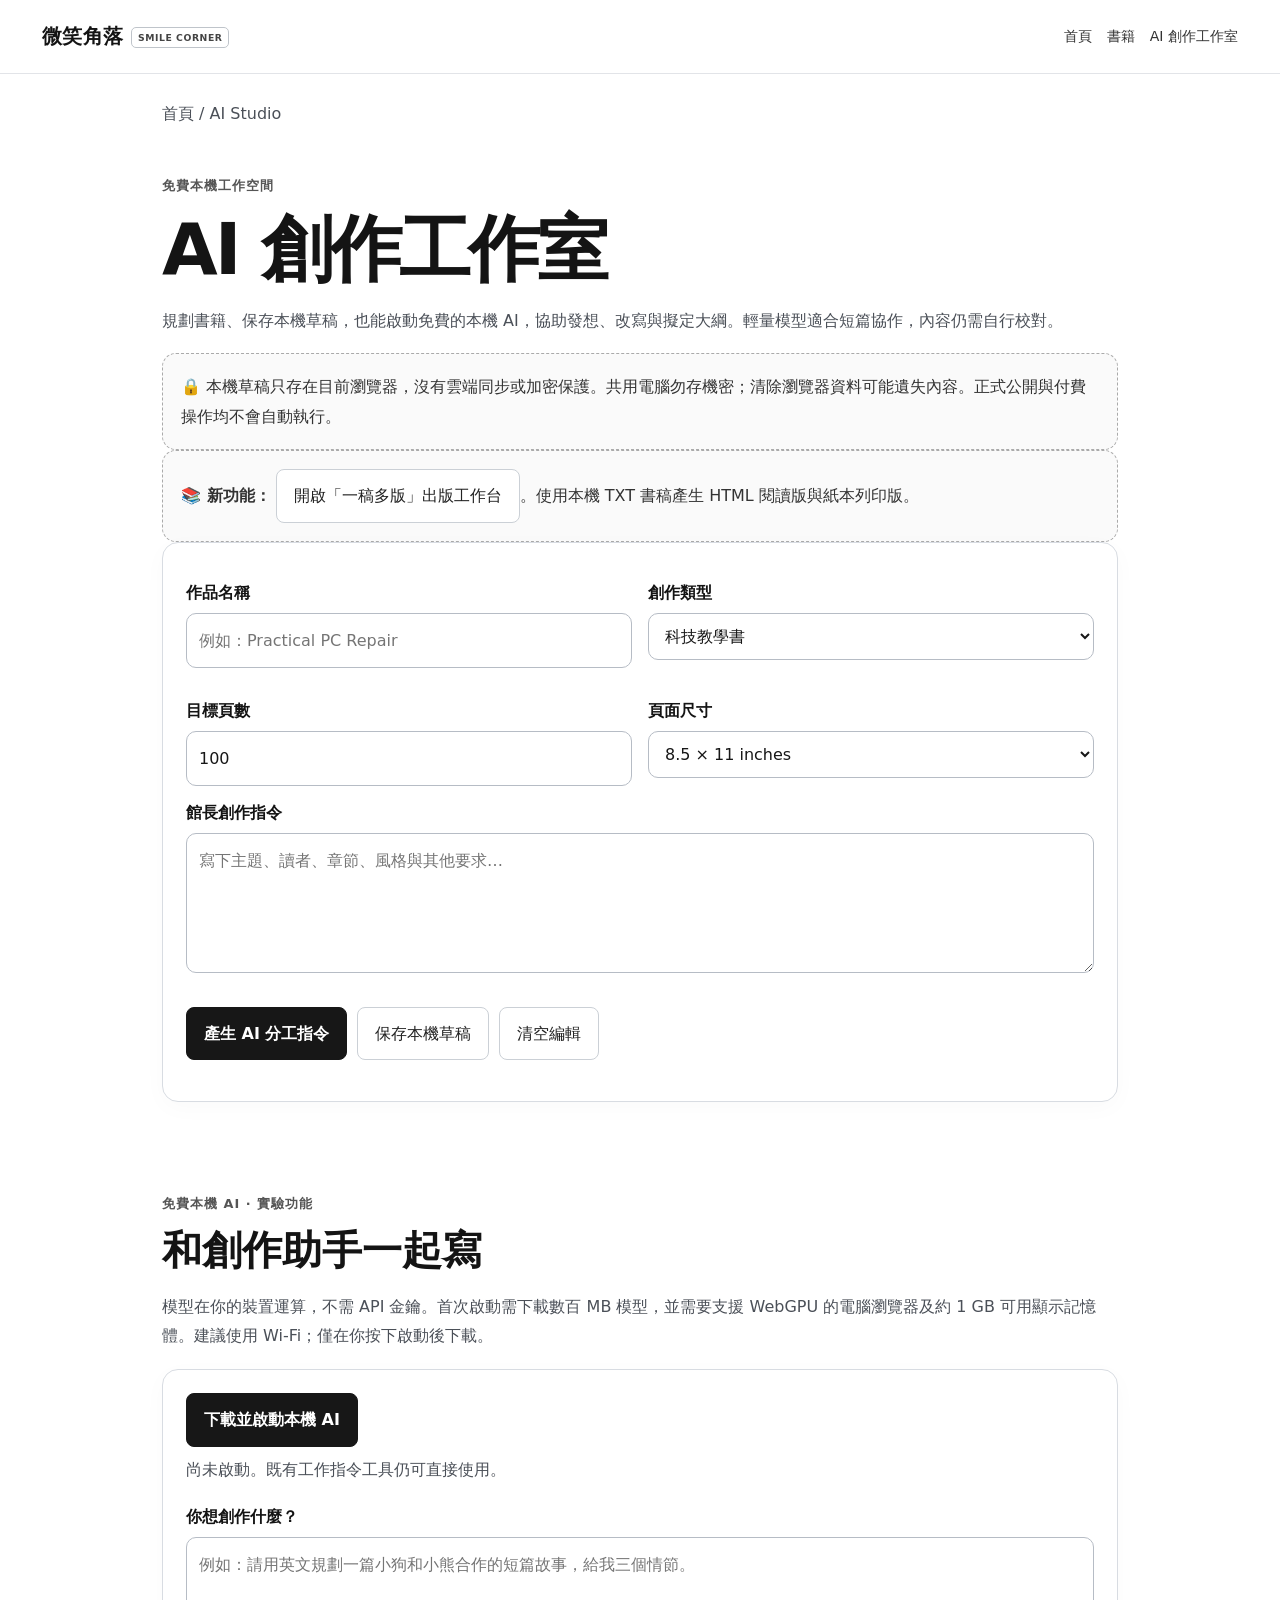
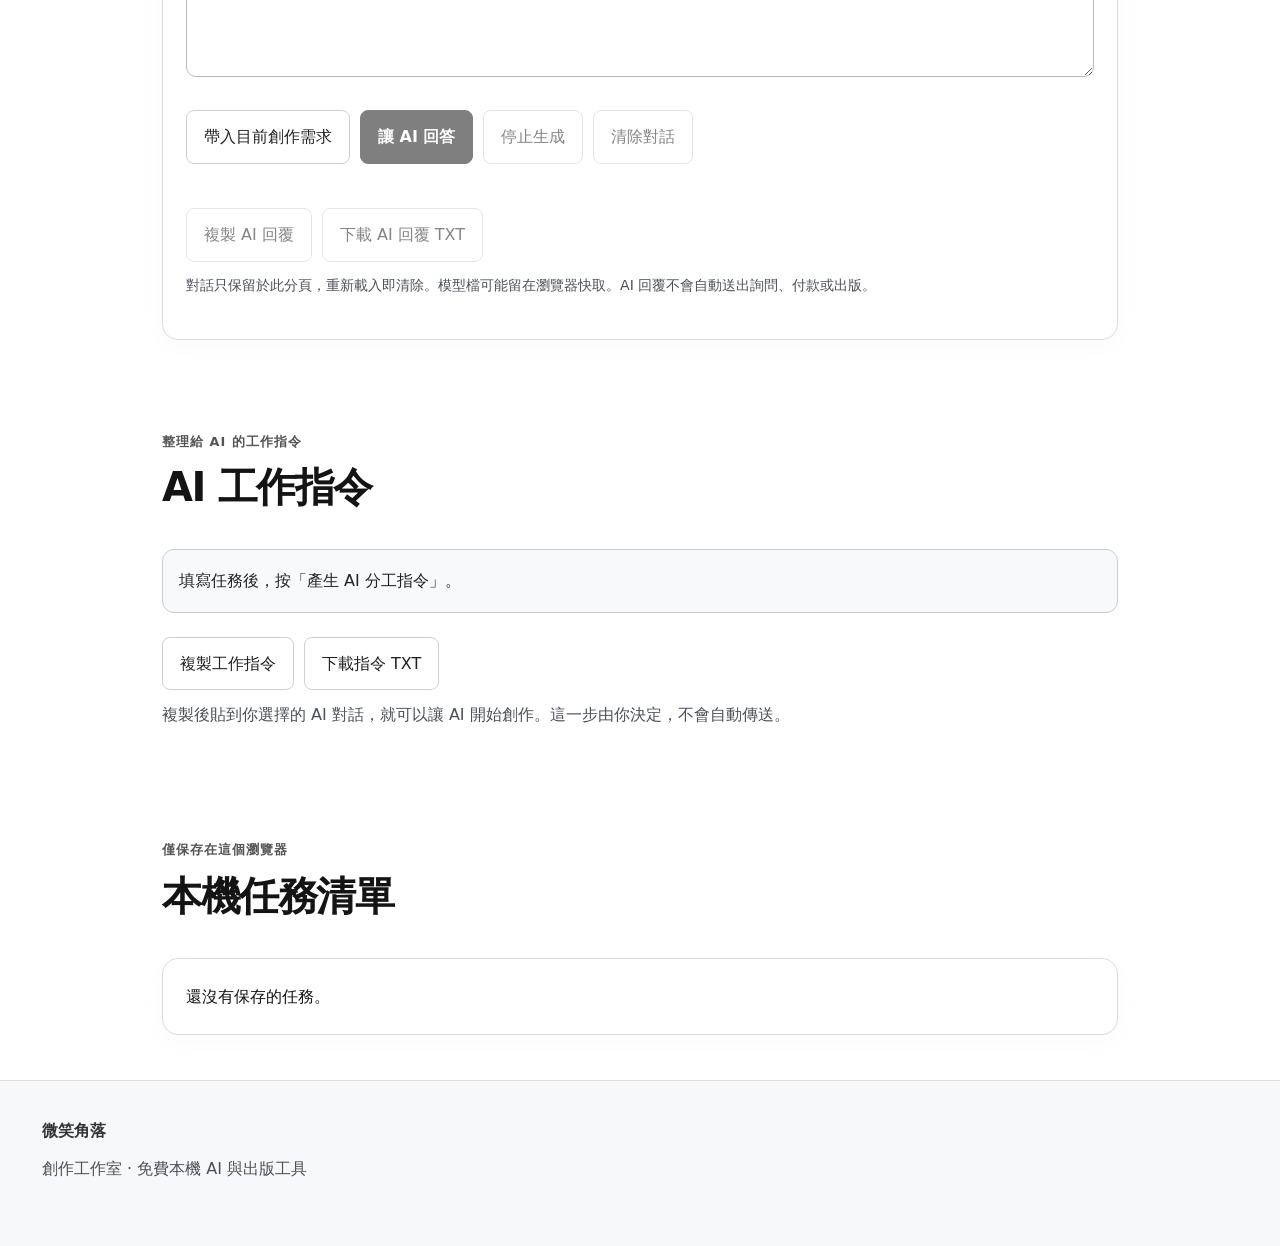
<file: ai-studio.html>
<!DOCTYPE html>
<html lang="zh-Hant"><head><meta charset="utf-8"/><meta content="width=device-width,initial-scale=1" name="viewport"/><title>AI Studio | Smile Corner Shop</title><link href="style.css?v=20261103-catalog-ai1" rel="stylesheet"/><style>.studio{max-width:1000px;margin:auto}.studio label{display:block;margin:12px 0 5px;font-weight:700}.studio input,.studio textarea,.studio select{width:100%;background:#0b1728;border:1px solid var(--line);color:white;border-radius:10px;padding:12px;font:inherit}.studio textarea{min-height:140px}.studio .output{white-space:pre-wrap;overflow-wrap:anywhere;border:1px solid var(--line);border-radius:12px;padding:16px;background:#091523}.studio button{cursor:pointer}.studio .columns{display:grid;grid-template-columns:1fr 1fr;gap:16px}@media(max-width:650px){.studio .columns{grid-template-columns:1fr}}</style><script defer="" src="ai-studio.js"></script></head><body><header><div class="wrap nav"><a class="brand" href="index.html">微笑角落 <span>SMILE CORNER</span></a><nav class="links"><a href="index.html">首頁</a><a href="books.html">書籍</a><a aria-current="page" href="ai-studio.html">AI 創作工作室</a></nav></div></header><main class="wrap studio"><div class="crumb"><a href="index.html">首頁</a> / AI Studio</div><section><div class="kicker">免費本機工作空間</div><h1 style="font-size:clamp(2.5rem,6vw,4.5rem)">AI 創作工作室</h1><p>規劃書籍、保存本機草稿，也能啟動免費的本機 AI，協助發想、改寫與擬定大綱。輕量模型適合短篇協作，內容仍需自行校對。</p><div class="notice">🔒 本機草稿只存在目前瀏覽器，沒有雲端同步或加密保護。共用電腦勿存機密；清除瀏覽器資料可能遺失內容。正式公開與付費操作均不會自動執行。</div><div class="notice"><strong>📚 新功能：</strong> <a class="btn secondary" href="publisher.html">開啟「一稿多版」出版工作台</a>。使用本機 TXT 書稿產生 HTML 閱讀版與紙本列印版。</div><div class="panel"><div class="columns"><div><label for="title">作品名稱</label><input id="title" maxlength="150" placeholder="例如：Practical PC Repair"/></div><div><label for="genre">創作類型</label><select id="genre"><option value="科技教學書">科技教學書</option><option value="小說">小說</option><option value="兒童學習書">兒童學習書</option><option value="其他作品">其他作品</option></select></div><div><label for="pages">目標頁數</label><input id="pages" max="1000" min="10" type="number" value="100"/></div><div><label for="size">頁面尺寸</label><select id="size"><option>8.5 × 11 inches</option><option>8.5 × 8.5 inches</option><option>6 × 9 inches</option></select></div></div><label for="instruction">館長創作指令</label><textarea id="instruction" placeholder="寫下主題、讀者、章節、風格與其他要求…"></textarea><div class="actions"><button class="btn primary" id="generate" type="button">產生 AI 分工指令</button><button class="btn secondary" id="save" type="button">保存本機草稿</button><button class="btn ghost" id="clear" type="button">清空編輯</button></div><p aria-live="polite" id="status" role="status"></p></div></section><section aria-labelledby="local-ai-heading" id="local-ai"><div class="kicker">免費本機 AI · 實驗功能</div><h2 id="local-ai-heading">和創作助手一起寫</h2><p>模型在你的裝置運算，不需 API 金鑰。首次啟動需下載數百 MB 模型，並需要支援 WebGPU 的電腦瀏覽器及約 1 GB 可用顯示記憶體。建議使用 Wi-Fi；僅在你按下啟動後下載。</p><div class="panel"><button class="btn primary" id="aiStart" type="button">下載並啟動本機 AI</button><progress aria-label="模型下載進度" hidden="" id="aiProgress" max="1" value="0"></progress><p aria-live="polite" id="aiState" role="status">尚未啟動。既有工作指令工具仍可直接使用。</p><label for="aiPrompt">你想創作什麼？</label><textarea id="aiPrompt" maxlength="1800" placeholder="例如：請用英文規劃一篇小狗和小熊合作的短篇故事，給我三個情節。"></textarea><div class="actions"><button class="btn secondary" id="aiUseBrief" type="button">帶入目前創作需求</button><button class="btn primary" disabled="" id="aiSend" type="button">讓 AI 回答</button><button class="btn secondary" disabled="" id="aiStop" type="button">停止生成</button><button class="btn ghost" disabled="" id="aiReset" type="button">清除對話</button></div><div aria-label="AI 對話紀錄" class="ai-conversation" id="aiConversation"></div><div class="actions"><button class="btn secondary" disabled="" id="aiCopy" type="button">複製 AI 回覆</button><button class="btn secondary" disabled="" id="aiDownload" type="button">下載 AI 回覆 TXT</button></div><p class="small">對話只保留於此分頁，重新載入即清除。模型檔可能留在瀏覽器快取。AI 回覆不會自動送出詢問、付款或出版。</p></div></section><section><div class="section-head"><div><div class="kicker">整理給 AI 的工作指令</div><h2>AI 工作指令</h2></div></div><div aria-live="polite" class="output" id="output">填寫任務後，按「產生 AI 分工指令」。</div><div class="actions"><button class="btn secondary" id="copy" type="button">複製工作指令</button><button class="btn secondary" id="download" type="button">下載指令 TXT</button></div><p>複製後貼到你選擇的 AI 對話，就可以讓 AI 開始創作。這一步由你決定，不會自動傳送。</p></section><section><div class="section-head"><div><div class="kicker">僅保存在這個瀏覽器</div><h2>本機任務清單</h2></div></div><div class="panel" id="savedTasks"></div></section></main><footer><div class="wrap"><strong>微笑角落</strong><p>創作工作室 · 免費本機 AI 與出版工具</p></div></footer><script src="local-ai.js?v=20261103-1" type="module"></script></body></html>
</file>
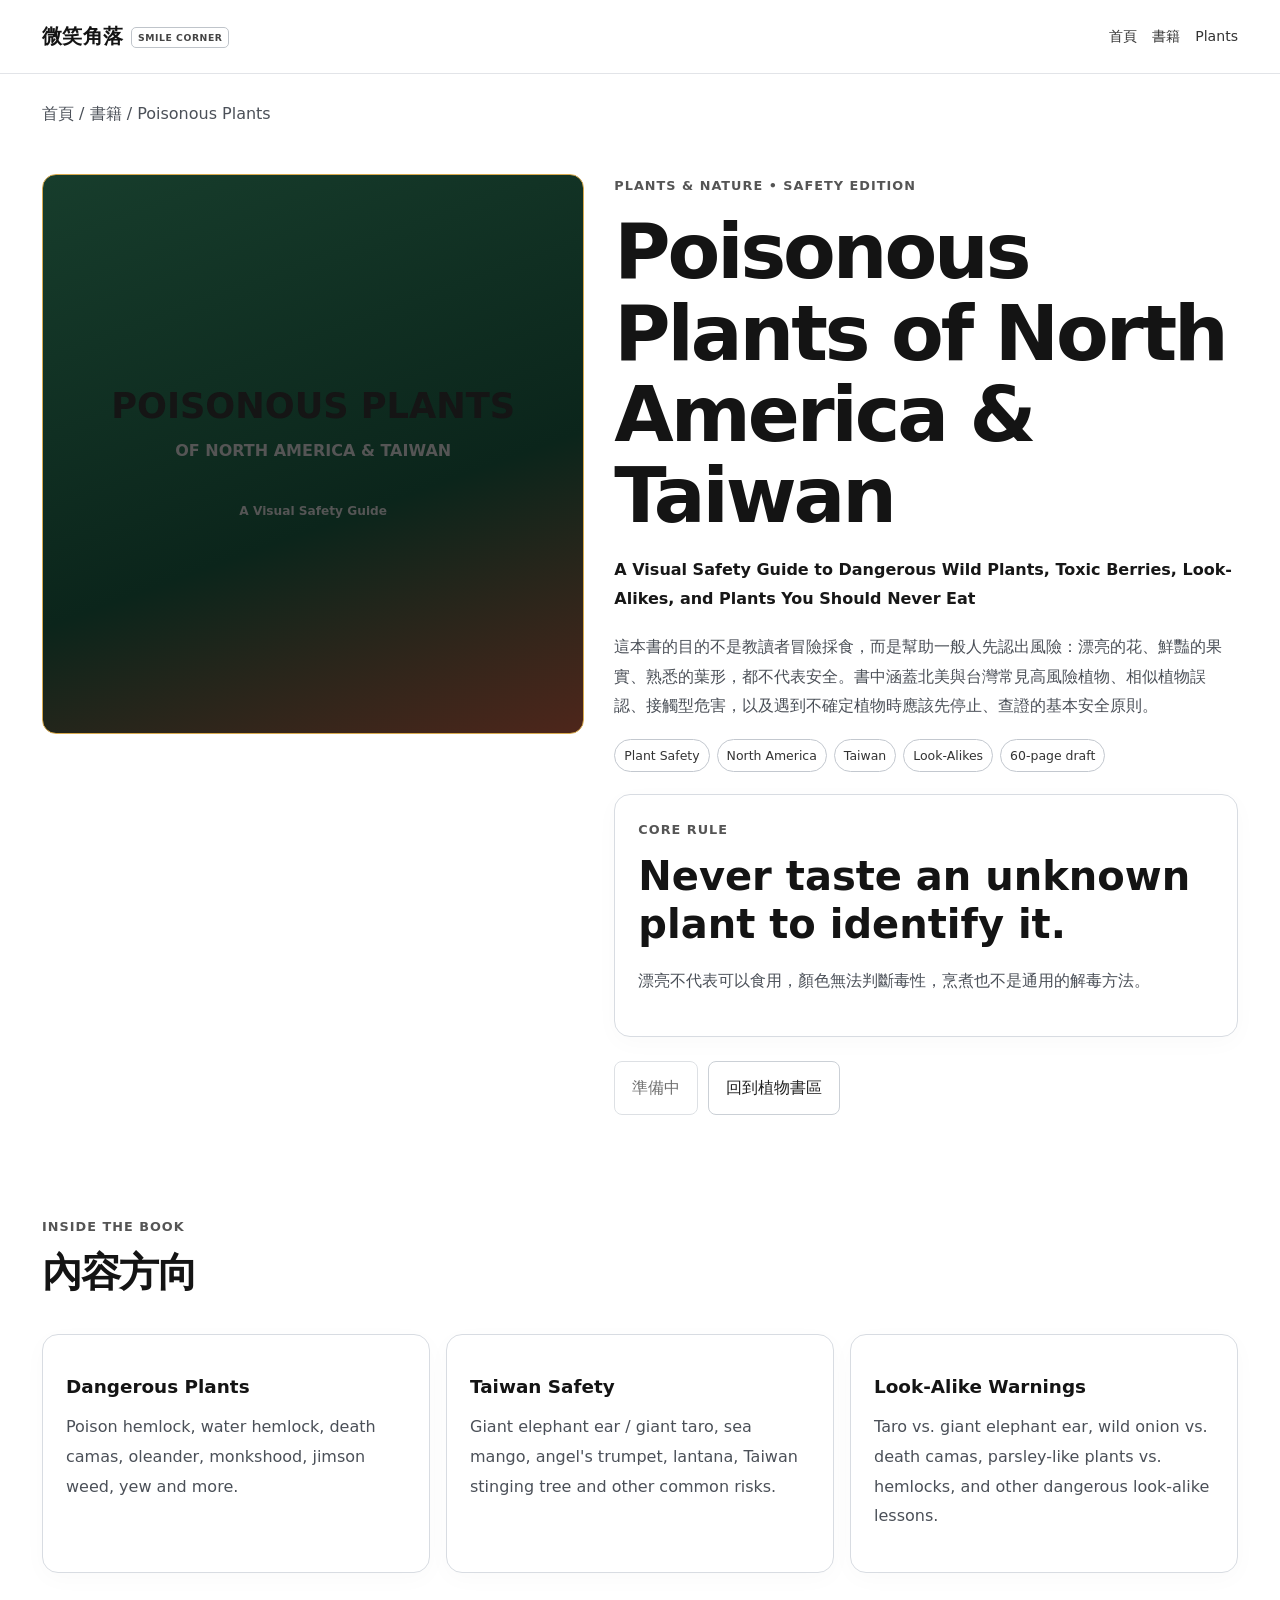
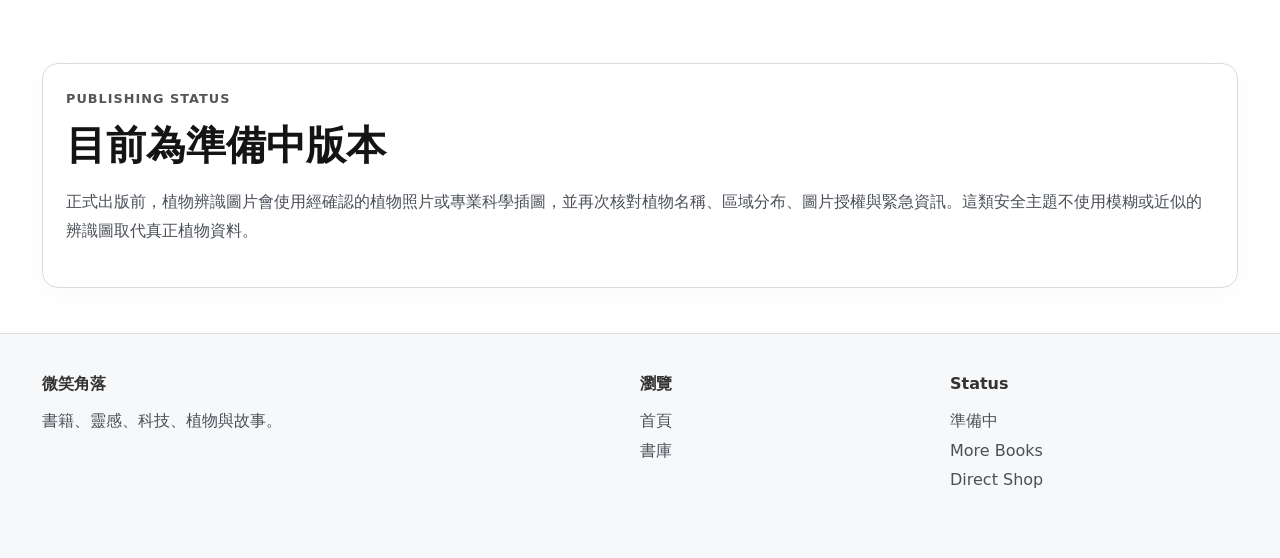
<file: book-poisonous-plants.html>
<!doctype html><html lang="zh-Hant"><head>
<meta charset="utf-8"><meta name="viewport" content="width=device-width,initial-scale=1">
<title>Poisonous Plants of North America & Taiwan | Smile Corner Shop</title>
<meta name="description" content="Poisonous Plants of North America & Taiwan — A Visual Safety Guide by Smile Corner.">
<link rel="stylesheet" href="style.css?v=20261031-light-zh1"></head><body>
<header><div class="wrap nav"><a class="brand" href="index.html">微笑角落 <span>SMILE CORNER</span></a><nav class="links"><a href="index.html">首頁</a><a href="books.html">書籍</a><a href="books.html#plants">Plants</a></nav></div></header>
<main class="wrap">
<div class="crumb"><a href="index.html">首頁</a> / <a href="books.html">書籍</a> / Poisonous Plants</div>
<section class="split">
<div>
<div class="cover" style="min-height:560px;background:linear-gradient(160deg,#173d2c,#0b251b 60%,#4e261b);border-color:#d7a94d">
<div><div style="font-size:2.2rem;line-height:1.05">POISONOUS PLANTS</div><small style="font-size:1rem">OF NORTH AMERICA & TAIWAN</small><br><small>A Visual Safety Guide</small></div>
</div>
</div>
<div>
<div class="kicker">Plants & Nature • Safety Edition</div>
<h1 style="font-size:clamp(2.8rem,6vw,5.2rem)">Poisonous Plants of North America & Taiwan</h1>
<p><strong style="color:#fff">A Visual Safety Guide to Dangerous Wild Plants, Toxic Berries, Look-Alikes, and Plants You Should Never Eat</strong></p>
<p>這本書的目的不是教讀者冒險採食，而是幫助一般人先認出風險：漂亮的花、鮮豔的果實、熟悉的葉形，都不代表安全。書中涵蓋北美與台灣常見高風險植物、相似植物誤認、接觸型危害，以及遇到不確定植物時應該先停止、查證的基本安全原則。</p>
<div class="tags"><span class="tag">Plant Safety</span><span class="tag">North America</span><span class="tag">Taiwan</span><span class="tag">Look-Alikes</span><span class="tag">60-page draft</span></div>
<div class="panel" style="margin-top:22px">
<div class="kicker">Core rule</div>
<h2>Never taste an unknown plant to identify it.</h2>
<p>漂亮不代表可以食用，顏色無法判斷毒性，烹煮也不是通用的解毒方法。</p>
</div>
<div class="actions"><span class="btn disabled">準備中</span><a class="btn secondary" href="books.html#plants">回到植物書區</a></div>
</div>
</section>

<section><div class="section-head"><div><div class="kicker">Inside the book</div><h2>內容方向</h2></div></div>
<div class="grid3">
<div class="card"><h3>Dangerous Plants</h3><p>Poison hemlock, water hemlock, death camas, oleander, monkshood, jimson weed, yew and more.</p></div>
<div class="card"><h3>Taiwan Safety</h3><p>Giant elephant ear / giant taro, sea mango, angel's trumpet, lantana, Taiwan stinging tree and other common risks.</p></div>
<div class="card"><h3>Look-Alike Warnings</h3><p>Taro vs. giant elephant ear, wild onion vs. death camas, parsley-like plants vs. hemlocks, and other dangerous look-alike lessons.</p></div>
</div></section>

<section><div class="panel"><div class="kicker">Publishing status</div><h2>目前為準備中版本</h2><p>正式出版前，植物辨識圖片會使用經確認的植物照片或專業科學插圖，並再次核對植物名稱、區域分布、圖片授權與緊急資訊。這類安全主題不使用模糊或近似的辨識圖取代真正植物資料。</p></div></section>
</main>
<footer><div class="wrap footer-grid"><div><strong>微笑角落</strong><p>書籍、靈感、科技、植物與故事。</p></div><div><strong>瀏覽</strong><p><a href="index.html">首頁</a><br><a href="books.html">書庫</a></p></div><div><strong>Status</strong><p>準備中<br>More Books<br>Direct Shop</p></div></div></footer>
</body></html>
</file>
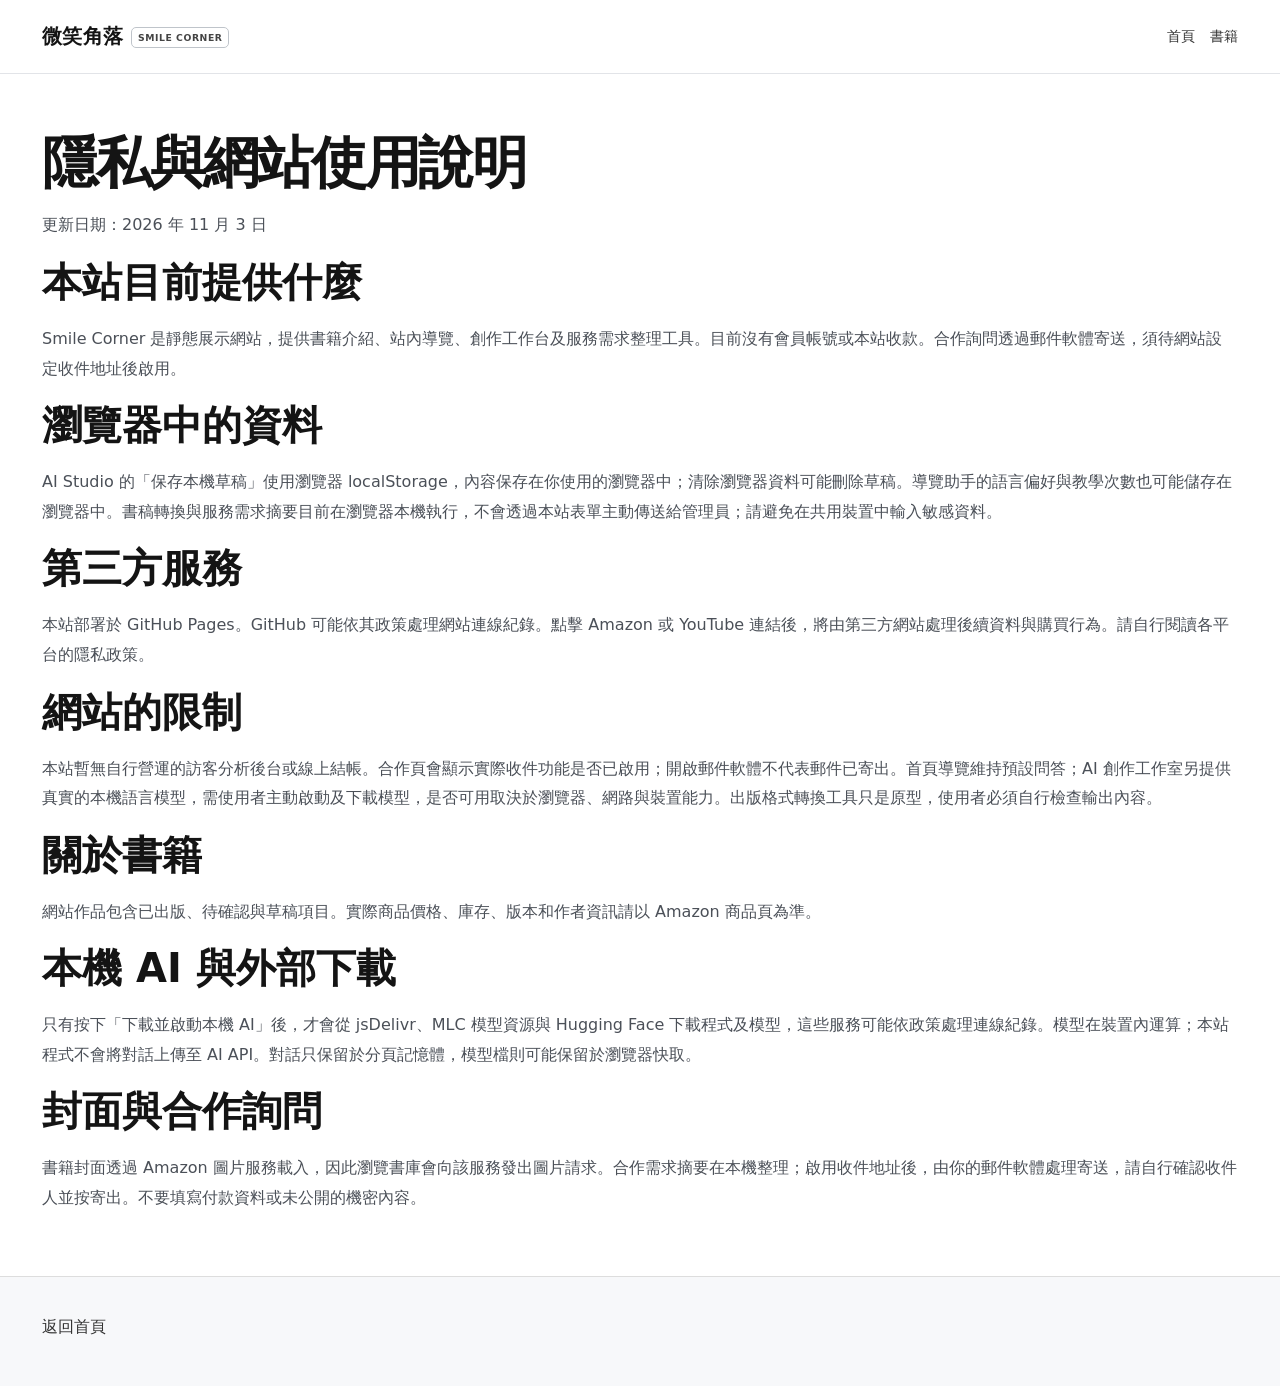
<file: privacy.html>
<!doctype html><html lang="zh-Hant"><head><meta charset="utf-8"><meta name="viewport" content="width=device-width,initial-scale=1"><title>隱私與網站使用說明 | Smile Corner</title><link rel="stylesheet" href="style.css?v=20261103-catalog-ai1"></head><body><header><div class="wrap nav"><a class="brand" href="index.html">微笑角落 <span>SMILE CORNER</span></a><nav class="links"><a href="index.html">首頁</a><a href="books.html">書籍</a></nav></div></header><main class="wrap"><section><h1 style="font-size:clamp(2.2rem,5vw,3.5rem)">隱私與網站使用說明</h1><p>更新日期：2026 年 11 月 3 日</p><h2>本站目前提供什麼</h2><p>Smile Corner 是靜態展示網站，提供書籍介紹、站內導覽、創作工作台及服務需求整理工具。目前沒有會員帳號或本站收款。合作詢問透過郵件軟體寄送，須待網站設定收件地址後啟用。</p><h2>瀏覽器中的資料</h2><p>AI Studio 的「保存本機草稿」使用瀏覽器 localStorage，內容保存在你使用的瀏覽器中；清除瀏覽器資料可能刪除草稿。導覽助手的語言偏好與教學次數也可能儲存在瀏覽器中。書稿轉換與服務需求摘要目前在瀏覽器本機執行，不會透過本站表單主動傳送給管理員；請避免在共用裝置中輸入敏感資料。</p><h2>第三方服務</h2><p>本站部署於 GitHub Pages。GitHub 可能依其政策處理網站連線紀錄。點擊 Amazon 或 YouTube 連結後，將由第三方網站處理後續資料與購買行為。請自行閱讀各平台的隱私政策。</p><h2>網站的限制</h2><p>本站暫無自行營運的訪客分析後台或線上結帳。合作頁會顯示實際收件功能是否已啟用；開啟郵件軟體不代表郵件已寄出。首頁導覽維持預設問答；AI 創作工作室另提供真實的本機語言模型，需使用者主動啟動及下載模型，是否可用取決於瀏覽器、網路與裝置能力。出版格式轉換工具只是原型，使用者必須自行檢查輸出內容。</p><h2>關於書籍</h2><p>網站作品包含已出版、待確認與草稿項目。實際商品價格、庫存、版本和作者資訊請以 Amazon 商品頁為準。</p><h2>本機 AI 與外部下載</h2><p>只有按下「下載並啟動本機 AI」後，才會從 jsDelivr、MLC 模型資源與 Hugging Face 下載程式及模型，這些服務可能依政策處理連線紀錄。模型在裝置內運算；本站程式不會將對話上傳至 AI API。對話只保留於分頁記憶體，模型檔則可能保留於瀏覽器快取。</p><h2>封面與合作詢問</h2><p>書籍封面透過 Amazon 圖片服務載入，因此瀏覽書庫會向該服務發出圖片請求。合作需求摘要在本機整理；啟用收件地址後，由你的郵件軟體處理寄送，請自行確認收件人並按寄出。不要填寫付款資料或未公開的機密內容。</p></section></main><footer><div class="wrap"><a href="index.html">返回首頁</a></div></footer></body></html>
</file>
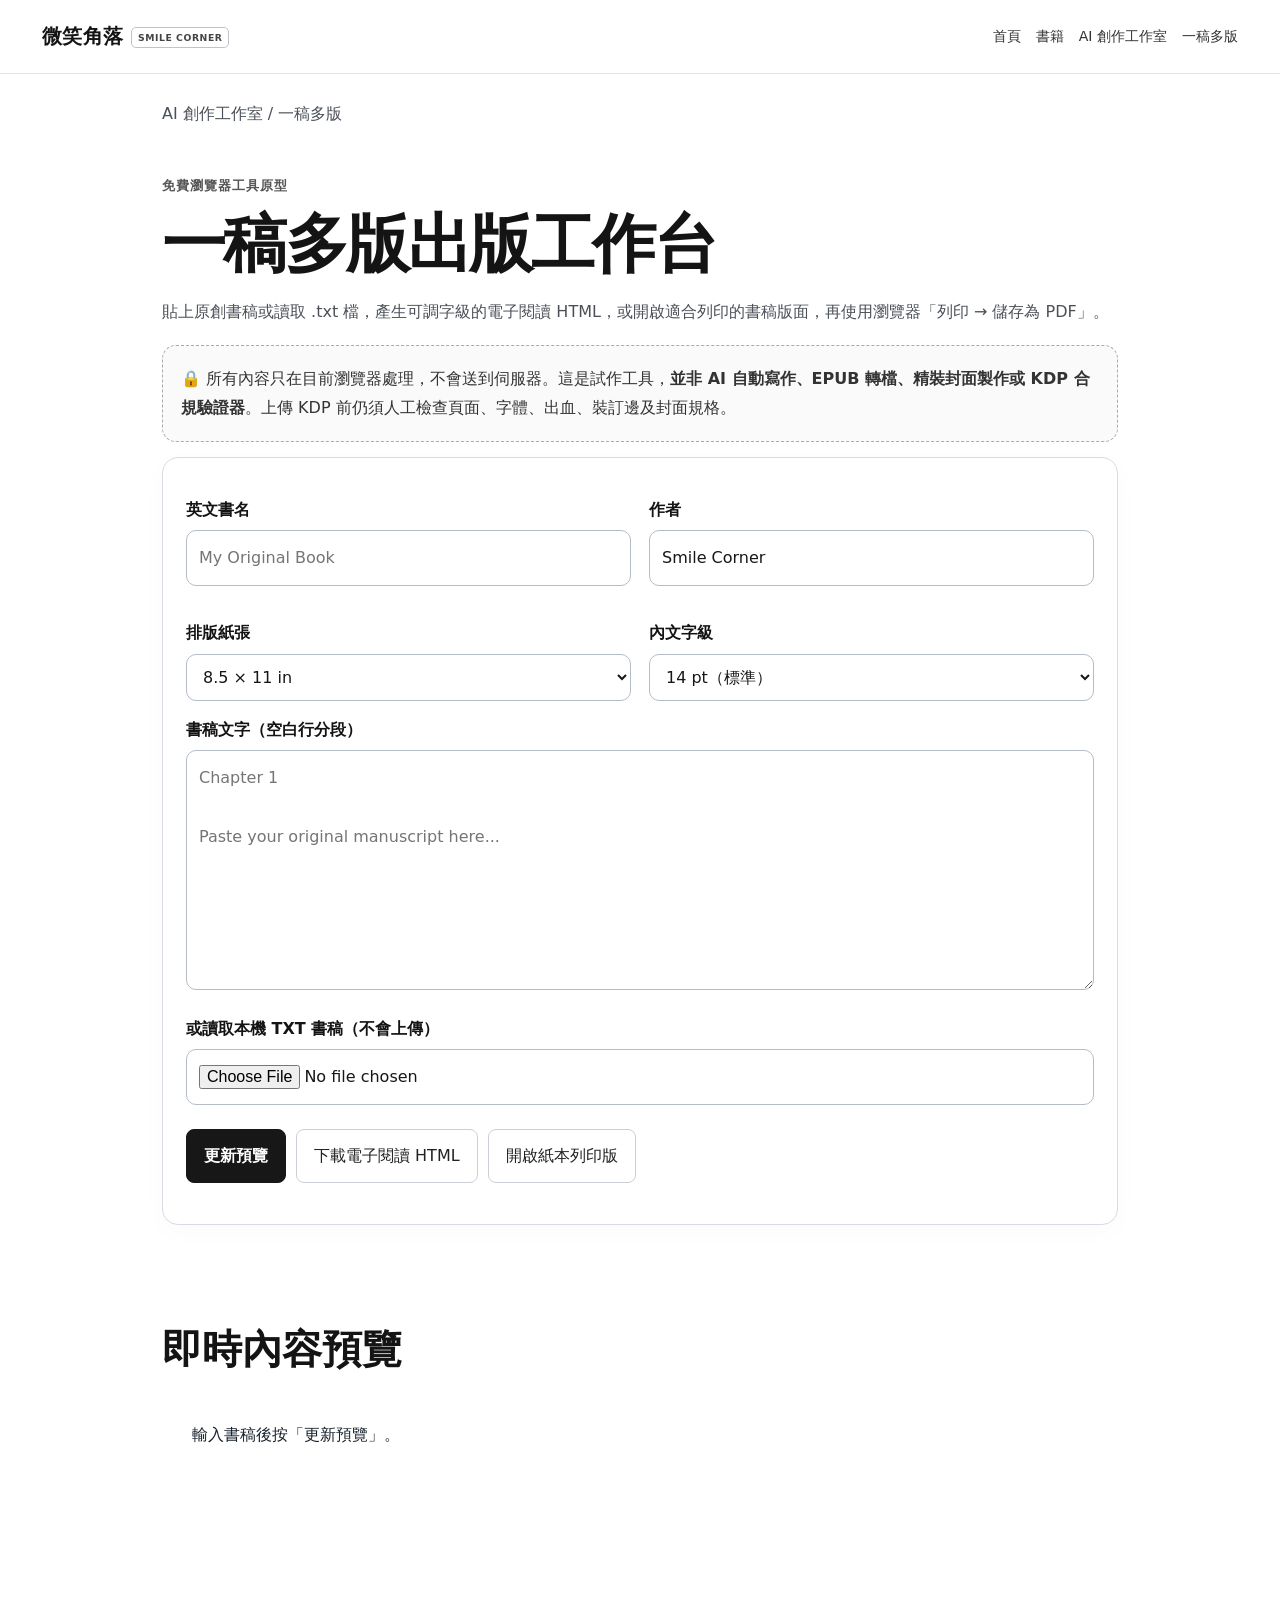
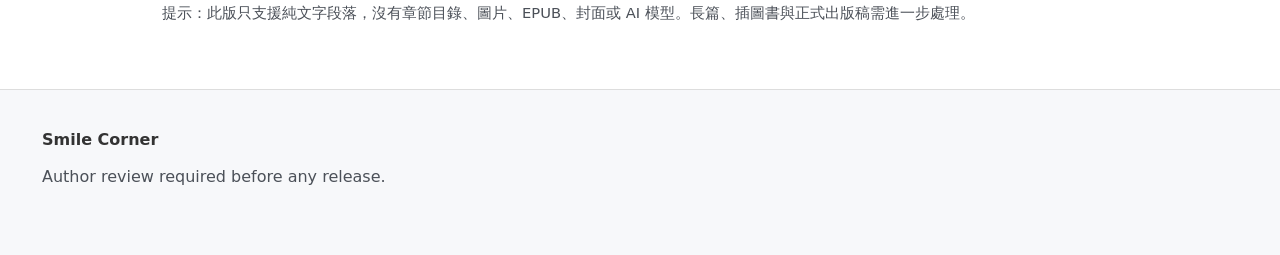
<file: publisher.html>
<!doctype html>
<html lang="zh-Hant"><head><meta charset="utf-8"><meta name="viewport" content="width=device-width,initial-scale=1">
<title>一稿多版工作台 | Smile Corner</title><meta name="description" content="在瀏覽器內將純文字書稿轉成電子閱讀 HTML 和可列印的版面，免費、不上傳。">
<link rel="stylesheet" href="style.css?v=20261031-light-zh1">
<style>
.workspace{max-width:1000px;margin:auto}.workspace label{display:block;margin:14px 0 6px;font-weight:700}.workspace input,.workspace textarea,.workspace select{width:100%;padding:12px;border-radius:10px;background:#10243a;color:#fff;border:1px solid #608099;font:inherit}.workspace textarea{height:240px;resize:vertical}.two{display:grid;grid-template-columns:repeat(2,minmax(0,1fr));gap:18px}.workspace .preview{background:white;color:#17212b;padding:30px;border-radius:12px;min-height:200px;line-height:1.7;white-space:pre-wrap;overflow-wrap:anywhere}.workspace .preview h2{color:#162535;white-space:normal;font-size:1.4rem}.workspace .hint{font-size:.92rem}.workspace .notice{margin:15px 0}@media(max-width:650px){.two{grid-template-columns:1fr}}
</style></head><body><header><div class="wrap nav"><a class="brand" href="index.html">微笑角落 <span>SMILE CORNER</span></a><nav class="links"><a href="index.html">首頁</a><a href="books.html">書籍</a><a href="ai-studio.html">AI 創作工作室</a><a href="publisher.html" aria-current="page">一稿多版</a></nav></div></header>
<main class="wrap workspace"><div class="crumb"><a href="ai-studio.html">AI 創作工作室</a> / 一稿多版</div><section>
<div class="kicker">免費瀏覽器工具原型</div><h1 style="font-size:clamp(2.3rem,5vw,4rem)">一稿多版出版工作台</h1>
<p>貼上原創書稿或讀取 .txt 檔，產生可調字級的電子閱讀 HTML，或開啟適合列印的書稿版面，再使用瀏覽器「列印 → 儲存為 PDF」。</p>
<div class="notice">🔒 所有內容只在目前瀏覽器處理，不會送到伺服器。這是試作工具，<strong>並非 AI 自動寫作、EPUB 轉檔、精裝封面製作或 KDP 合規驗證器</strong>。上傳 KDP 前仍須人工檢查頁面、字體、出血、裝訂邊及封面規格。</div>
<div class="panel"><div class="two"><div><label for="bookTitle">英文書名</label><input id="bookTitle" maxlength="200" placeholder="My Original Book"></div><div><label for="author">作者</label><input id="author" maxlength="120" value="Smile Corner"></div><div><label for="paper">排版紙張</label><select id="paper"><option value="8.5in 11in">8.5 × 11 in</option><option value="8.5in 8.5in">8.5 × 8.5 in</option><option value="6in 9in">6 × 9 in</option></select></div><div><label for="typeSize">內文字級</label><select id="typeSize"><option value="12">12 pt（緊湊）</option><option value="14" selected>14 pt（標準）</option><option value="16">16 pt（大字）</option><option value="18">18 pt（特大字）</option></select></div></div>
<label for="manuscript">書稿文字（空白行分段）</label><textarea id="manuscript" placeholder="Chapter 1&#10;&#10;Paste your original manuscript here..."></textarea>
<label for="txtFile">或讀取本機 TXT 書稿（不會上傳）</label><input type="file" id="txtFile" accept=".txt,text/plain">
<div class="actions"><button class="btn primary" type="button" id="previewBtn">更新預覽</button><button class="btn secondary" type="button" id="ebookBtn">下載電子閱讀 HTML</button><button class="btn secondary" type="button" id="printBtn">開啟紙本列印版</button></div><p id="message" role="status" aria-live="polite"></p>
</div></section><section><h2>即時內容預覽</h2><div class="preview" id="preview">輸入書稿後按「更新預覽」。</div><p class="hint">提示：此版只支援純文字段落，沒有章節目錄、圖片、EPUB、封面或 AI 模型。長篇、插圖書與正式出版稿需進一步處理。</p></section></main>
<footer><div class="wrap"><strong>Smile Corner</strong><p>Author review required before any release.</p></div></footer>
<script>
(()=>{'use strict';
const $=x=>document.getElementById(x);
const esc=s=>s.replace(/&/g,'&amp;').replace(/</g,'&lt;').replace(/>/g,'&gt;').replace(/"/g,'&quot;').replace(/'/g,'&#39;');
const fields=()=>({title:$('bookTitle').value.trim()||'Untitled Book',author:$('author').value.trim()||'Smile Corner',paper:$('paper').value,size:Number($('typeSize').value),body:$('manuscript').value.trim()});
function paragraphs(body){return body.split(/\n\s*\n/).map(s=>s.trim()).filter(Boolean).map(s=>'<p>'+esc(s).replace(/\n/g,'<br>')+'</p>').join('\n')}
function doc(printMode){const v=fields();const inner='<h1>'+esc(v.title)+'</h1><p class="by">By '+esc(v.author)+'</p>'+paragraphs(v.body);
const css='*{box-sizing:border-box}body{color:#111;background:#fff;font-family:Georgia,serif;font-size:'+v.size+'pt;line-height:1.55;overflow-wrap:break-word}main{max-width:48em;margin:auto}h1{text-align:center;font-size:1.7em;margin:2em 0 .5em}p{margin:0 0 .9em;orphans:2;widows:2}.by{text-align:center;margin-bottom:3em}';
const printCss=printMode?'@page{size:'+v.paper+';margin:.8in .72in .8in .9in}body{margin:0}':'body{margin:2em auto;padding:0 1em}';
return '<!doctype html><html lang="zh-Hant"><head><meta charset="utf-8"><meta name="viewport" content="width=device-width,initial-scale=1"><title>'+esc(v.title)+'</title><style>'+css+printCss+'</style></head><body><main>'+inner+'</main></body></html>'}
function valid(){if(!$('manuscript').value.trim()){ $('message').textContent='請先輸入書稿或讀取 TXT 檔。';return false}return true}
$('previewBtn').onclick=()=>{if(!valid())return;const v=fields(), preview=$('preview');preview.replaceChildren();const h=document.createElement('h2');h.textContent=v.title;preview.append(h);const author=document.createElement('p');author.textContent='By '+v.author;preview.append(author);const sample=document.createElement('p');sample.textContent=v.body.slice(0,2500)+(v.body.length>2500?'…':'');sample.style.fontSize=v.size+'pt';preview.append(sample);$('message').textContent='預覽已更新（最多展示前 2,500 字）。'};
$('ebookBtn').onclick=()=>{if(!valid())return;const blob=new Blob([doc(false)],{type:'text/html;charset=utf-8'}),url=URL.createObjectURL(blob),a=document.createElement('a');a.href=url;a.download='smile-corner-reading-edition.html';a.click();setTimeout(()=>URL.revokeObjectURL(url),10000);$('message').textContent='已建立 HTML 閱讀版，這不是 Kindle EPUB。'};
$('printBtn').onclick=()=>{if(!valid())return;const w=window.open('','_blank');if(!w){$('message').textContent='瀏覽器阻擋新視窗，請允許彈出視窗後重試。';return}w.document.open();w.document.write(doc(true));w.document.close();$('message').textContent='列印版已開啟。請檢查頁面，再選「列印 → 儲存為 PDF」。'};
$('txtFile').onchange=async e=>{const file=e.target.files?.[0];if(!file)return;if(file.size>5*1024*1024){$('message').textContent='目前僅支援 5 MB 以下的 TXT。';return}try{$('manuscript').value=await file.text();$('message').textContent='已讀取本機 TXT 檔，未上傳任何資料。'}catch{$('message').textContent='讀取失敗，請檢查檔案編碼。'}};
})();
</script></body></html>
</file>
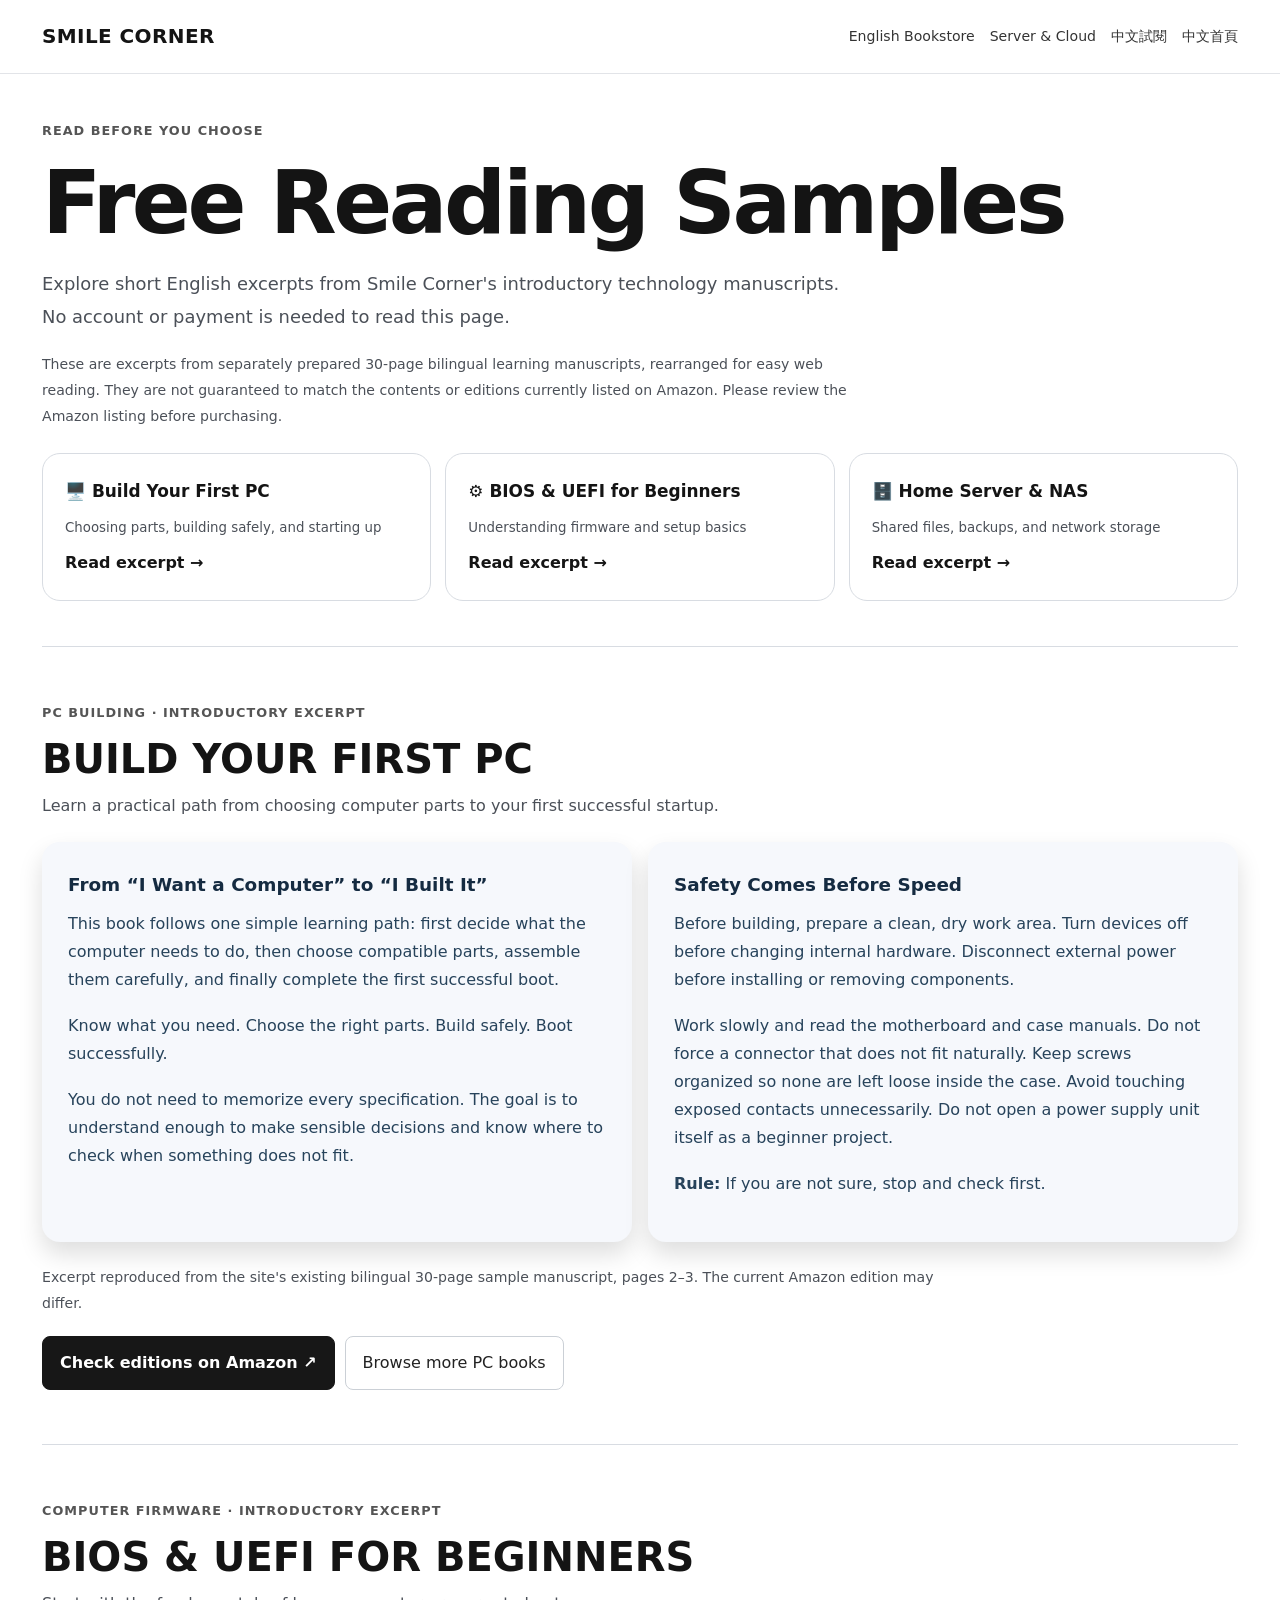
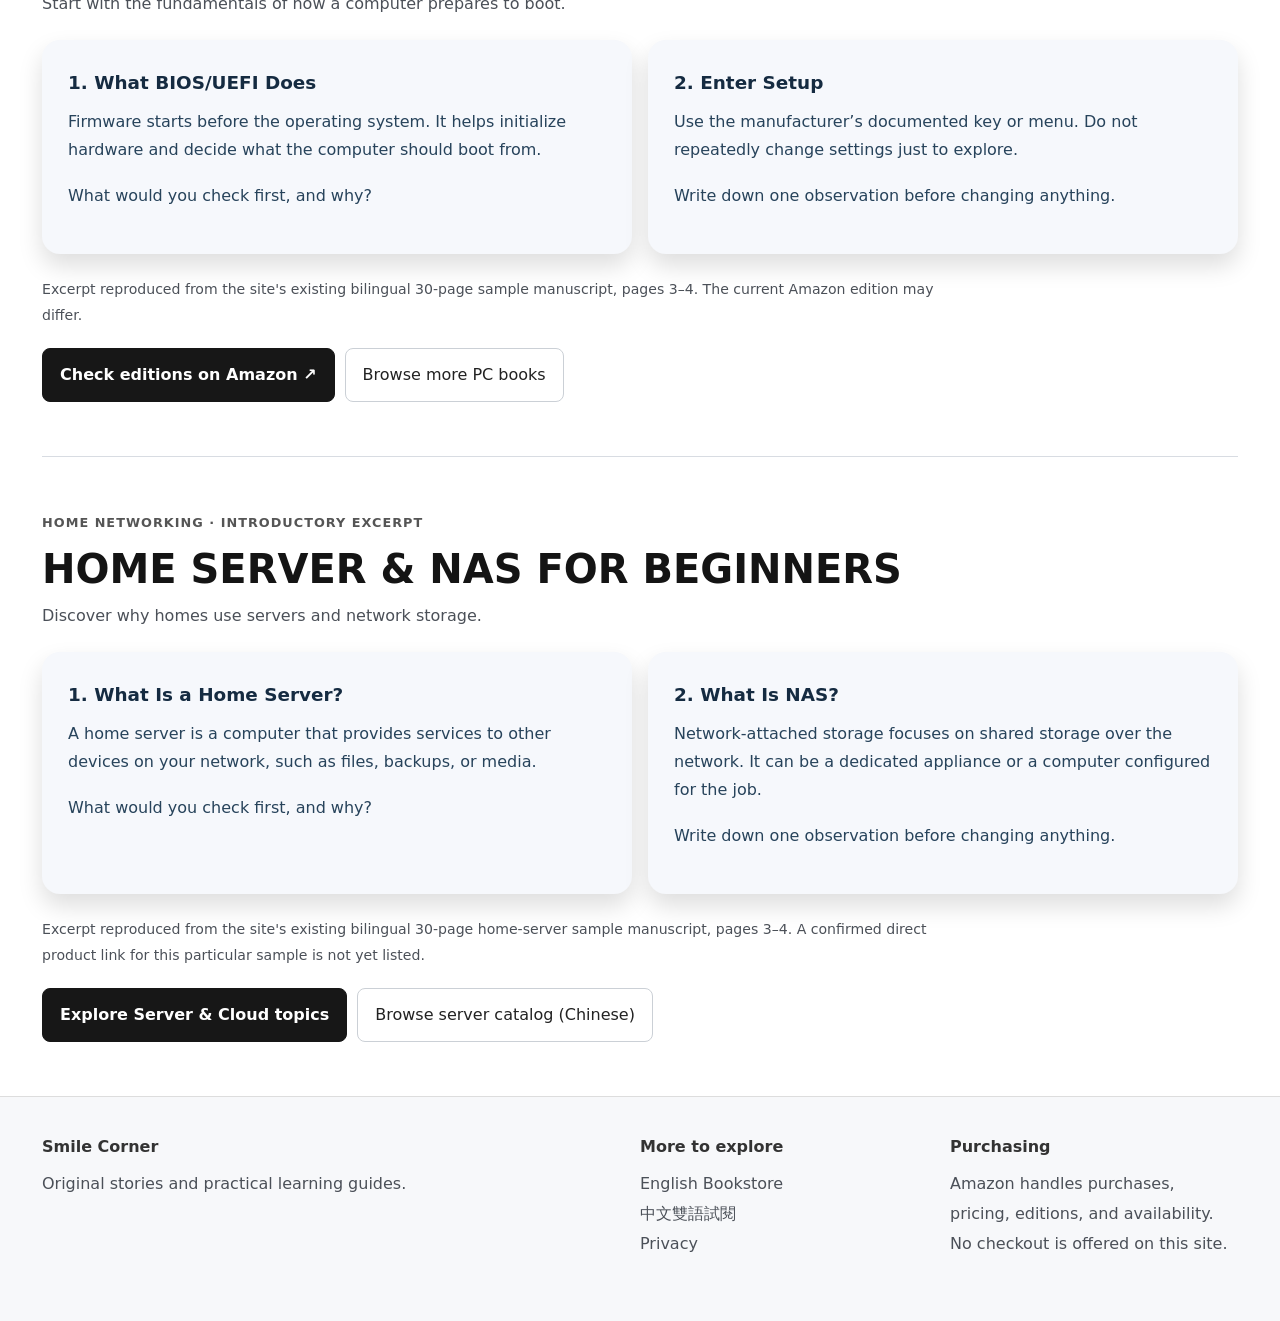
<file: samples-en.html>
<!doctype html>
<html lang="en">
<head>
<meta charset="utf-8"><meta name="viewport" content="width=device-width,initial-scale=1">
<title>Free Reading Samples | Smile Corner Books</title>
<meta name="description" content="Read free English excerpts on PC building, BIOS and UEFI, and home servers before exploring Smile Corner books on Amazon.">
<link rel="canonical" href="https://dudu19801105-netizen.github.io/smile-corner-shop/samples-en.html">
<link rel="alternate" hreflang="zh-Hant" href="https://dudu19801105-netizen.github.io/smile-corner-shop/samples.html">
<link rel="stylesheet" href="style.css?v=20261103-catalog-ai1">
<style>
.sc-reader-intro{max-width:820px}.sc-reader-grid{display:grid;grid-template-columns:repeat(3,minmax(0,1fr));gap:14px;margin-top:24px}.sc-reader-choice{display:flex;flex-direction:column;padding:22px;border:1px solid var(--line);border-radius:18px;background:var(--panel);gap:8px;text-decoration:none}.sc-reader-choice:hover,.sc-reader-choice:focus-visible{border-color:var(--mint);text-decoration:none}.sc-reader-choice b{font-size:1.06rem}.sc-reader-choice small{color:var(--muted)}.sc-reader-choice span{color:var(--mint);margin-top:auto;font-weight:750}.sc-sample-section{scroll-margin-top:105px;border-top:1px solid var(--line);padding:54px 0}.sc-sample-section h2{margin-bottom:6px}.sc-sample-pages{display:grid;grid-template-columns:repeat(2,minmax(0,1fr));gap:16px;margin:22px 0}.sc-sample-page{padding:26px;border-radius:18px;background:#f6f8fc;color:#1a2d42;box-shadow:0 12px 25px #0002}.sc-sample-page h3{color:#152b41;margin-top:0}.sc-sample-page p{color:#27435b;line-height:1.75}.sc-sample-actions{display:flex;gap:10px;flex-wrap:wrap;margin-top:20px}.sc-disclosure{color:var(--muted);max-width:900px}.sc-reader-choice:focus-visible,.btn:focus-visible{outline:3px solid var(--mint);outline-offset:4px}@media(max-width:760px){.sc-reader-grid,.sc-sample-pages{grid-template-columns:1fr}.sc-sample-page{padding:20px}}
</style>
</head>
<body>
<header><div class="wrap nav"><a class="brand" href="en.html">SMILE CORNER</a><nav class="links" aria-label="Main navigation"><a href="en.html">English Bookstore</a><a href="en.html#server-guides">Server &amp; Cloud</a><a href="samples.html" lang="zh-Hant">中文試閱</a><a href="index.html" lang="zh-Hant">中文首頁</a></nav></div></header>
<main class="wrap">
<section aria-labelledby="samples-title">
<div class="kicker">Read before you choose</div>
<h1 id="samples-title">Free Reading Samples</h1>
<p class="lead sc-reader-intro">Explore short English excerpts from Smile Corner's introductory technology manuscripts. No account or payment is needed to read this page.</p>
<p class="small sc-reader-intro">These are excerpts from separately prepared 30-page bilingual learning manuscripts, rearranged for easy web reading. They are not guaranteed to match the contents or editions currently listed on Amazon. Please review the Amazon listing before purchasing.</p>
<div class="sc-reader-grid" aria-label="Choose a sample">
<a class="sc-reader-choice" href="#first-pc"><b>🖥️ Build Your First PC</b><small>Choosing parts, building safely, and starting up</small><span>Read excerpt →</span></a>
<a class="sc-reader-choice" href="#bios"><b>⚙️ BIOS &amp; UEFI for Beginners</b><small>Understanding firmware and setup basics</small><span>Read excerpt →</span></a>
<a class="sc-reader-choice" href="#home-server"><b>🗄️ Home Server &amp; NAS</b><small>Shared files, backups, and network storage</small><span>Read excerpt →</span></a>
</div>
</section>
<article id="first-pc" class="sc-sample-section" aria-labelledby="first-pc-title">
<div class="kicker">PC building · Introductory excerpt</div><h2 id="first-pc-title">BUILD YOUR FIRST PC</h2><p>Learn a practical path from choosing computer parts to your first successful startup.</p>
<div class="sc-sample-pages">
<section class="sc-sample-page"><h3>From “I Want a Computer” to “I Built It”</h3><p>This book follows one simple learning path: first decide what the computer needs to do, then choose compatible parts, assemble them carefully, and finally complete the first successful boot.</p><p>Know what you need. Choose the right parts. Build safely. Boot successfully.</p><p>You do not need to memorize every specification. The goal is to understand enough to make sensible decisions and know where to check when something does not fit.</p></section>
<section class="sc-sample-page"><h3>Safety Comes Before Speed</h3><p>Before building, prepare a clean, dry work area. Turn devices off before changing internal hardware. Disconnect external power before installing or removing components.</p><p>Work slowly and read the motherboard and case manuals. Do not force a connector that does not fit naturally. Keep screws organized so none are left loose inside the case. Avoid touching exposed contacts unnecessarily. Do not open a power supply unit itself as a beginner project.</p><p><strong>Rule:</strong> If you are not sure, stop and check first.</p></section>
</div>
<p class="small sc-disclosure">Excerpt reproduced from the site's existing bilingual 30-page sample manuscript, pages 2–3. The current Amazon edition may differ.</p>
<div class="sc-sample-actions"><a class="btn primary" href="https://www.amazon.com/dp/B0HJTVBDZ1" target="_blank" rel="noopener noreferrer">Check editions on Amazon ↗</a><a class="btn secondary" href="en.html#books">Browse more PC books</a></div>
</article>
<article id="bios" class="sc-sample-section" aria-labelledby="bios-title">
<div class="kicker">Computer firmware · Introductory excerpt</div><h2 id="bios-title">BIOS &amp; UEFI FOR BEGINNERS</h2><p>Start with the fundamentals of how a computer prepares to boot.</p>
<div class="sc-sample-pages">
<section class="sc-sample-page"><h3>1. What BIOS/UEFI Does</h3><p>Firmware starts before the operating system. It helps initialize hardware and decide what the computer should boot from.</p><p>What would you check first, and why?</p></section>
<section class="sc-sample-page"><h3>2. Enter Setup</h3><p>Use the manufacturer’s documented key or menu. Do not repeatedly change settings just to explore.</p><p>Write down one observation before changing anything.</p></section>
</div>
<p class="small sc-disclosure">Excerpt reproduced from the site's existing bilingual 30-page sample manuscript, pages 3–4. The current Amazon edition may differ.</p>
<div class="sc-sample-actions"><a class="btn primary" href="https://www.amazon.com/dp/B0HK3487PP" target="_blank" rel="noopener noreferrer">Check editions on Amazon ↗</a><a class="btn secondary" href="en.html#books">Browse more PC books</a></div>
</article>
<article id="home-server" class="sc-sample-section" aria-labelledby="home-server-title">
<div class="kicker">Home networking · Introductory excerpt</div><h2 id="home-server-title">HOME SERVER &amp; NAS FOR BEGINNERS</h2><p>Discover why homes use servers and network storage.</p>
<div class="sc-sample-pages">
<section class="sc-sample-page"><h3>1. What Is a Home Server?</h3><p>A home server is a computer that provides services to other devices on your network, such as files, backups, or media.</p><p>What would you check first, and why?</p></section>
<section class="sc-sample-page"><h3>2. What Is NAS?</h3><p>Network-attached storage focuses on shared storage over the network. It can be a dedicated appliance or a computer configured for the job.</p><p>Write down one observation before changing anything.</p></section>
</div>
<p class="small sc-disclosure">Excerpt reproduced from the site's existing bilingual 30-page home-server sample manuscript, pages 3–4. A confirmed direct product link for this particular sample is not yet listed.</p>
<div class="sc-sample-actions"><a class="btn primary" href="en.html#server-guides">Explore Server &amp; Cloud topics</a><a class="btn secondary" href="books.html#server" lang="zh-Hant">Browse server catalog (Chinese)</a></div>
</article>
</main>
<footer><div class="wrap footer-grid"><div><strong>Smile Corner</strong><p>Original stories and practical learning guides.</p></div><div><strong>More to explore</strong><p><a href="en.html">English Bookstore</a><br><a href="samples.html" lang="zh-Hant">中文雙語試閱</a><br><a href="privacy.html">Privacy</a></p></div><div><strong>Purchasing</strong><p>Amazon handles purchases, pricing, editions, and availability. No checkout is offered on this site.</p></div></div></footer>
</body></html>
</file>
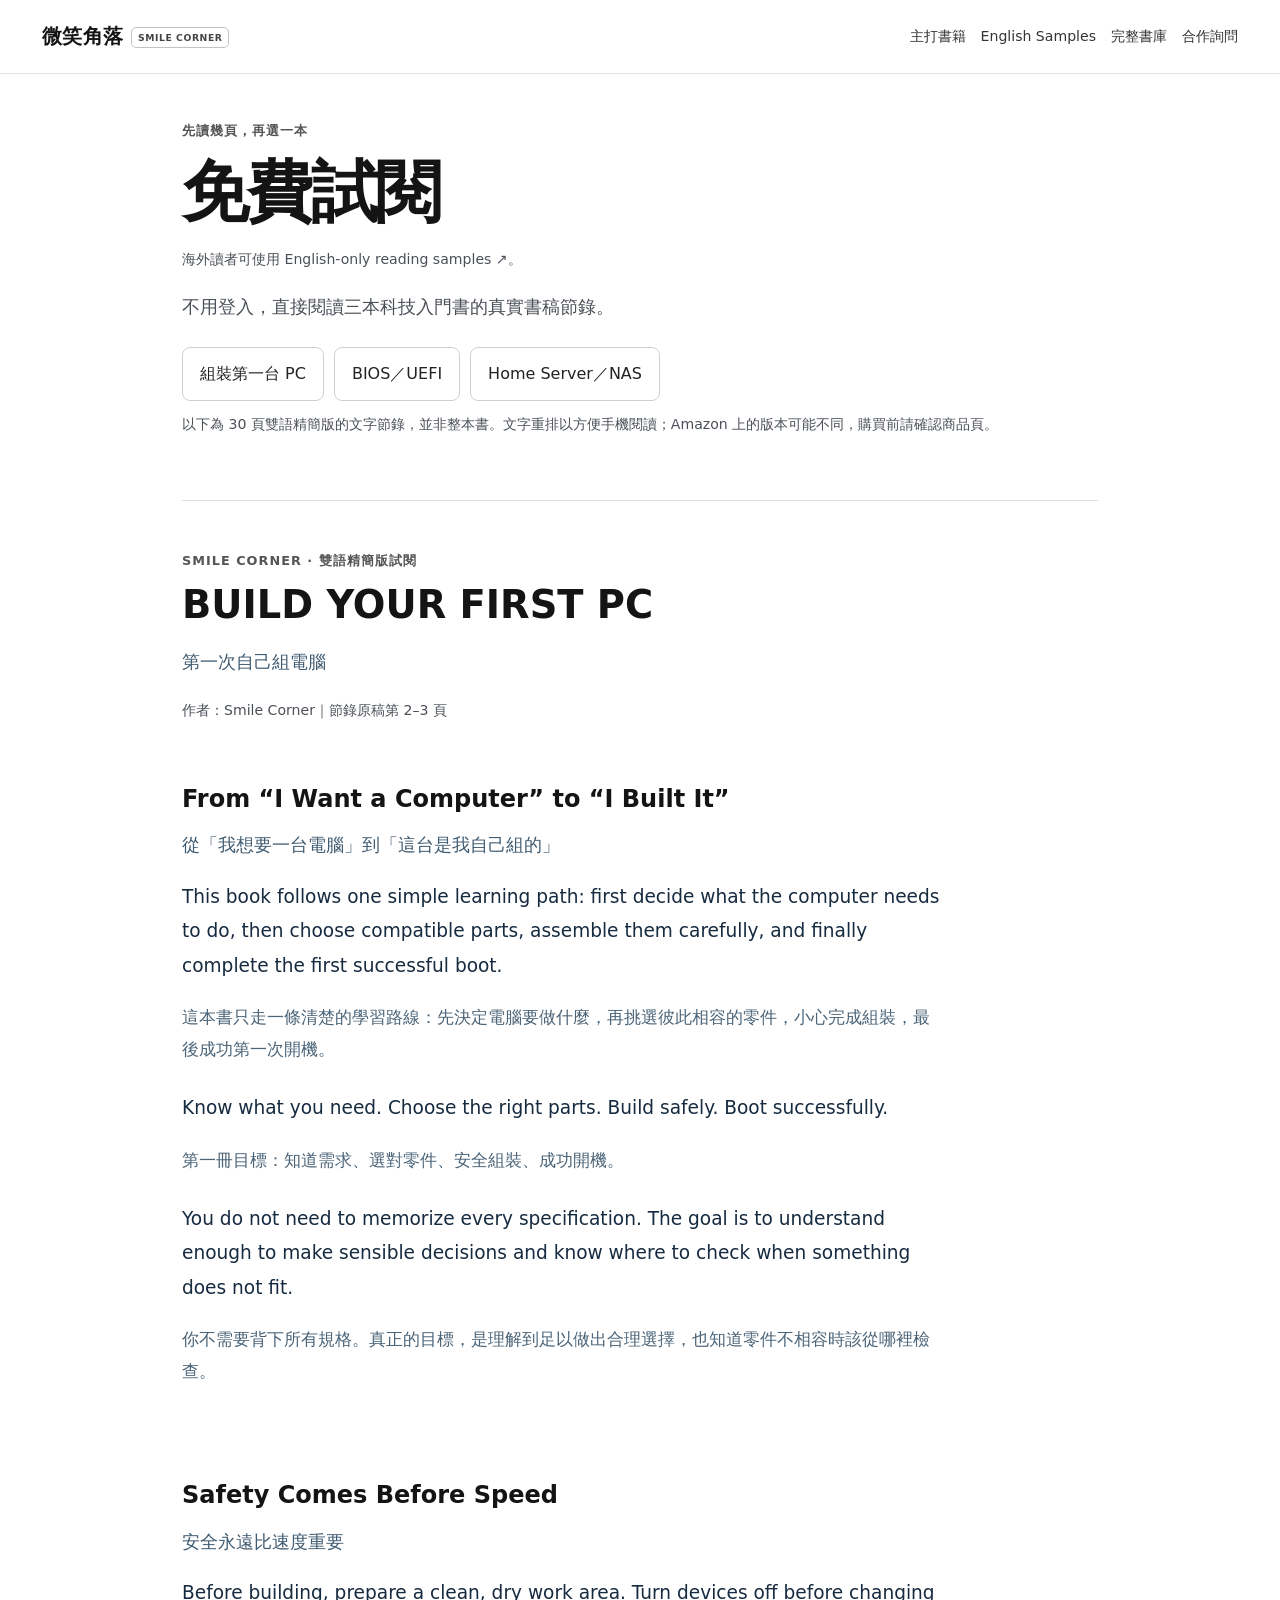
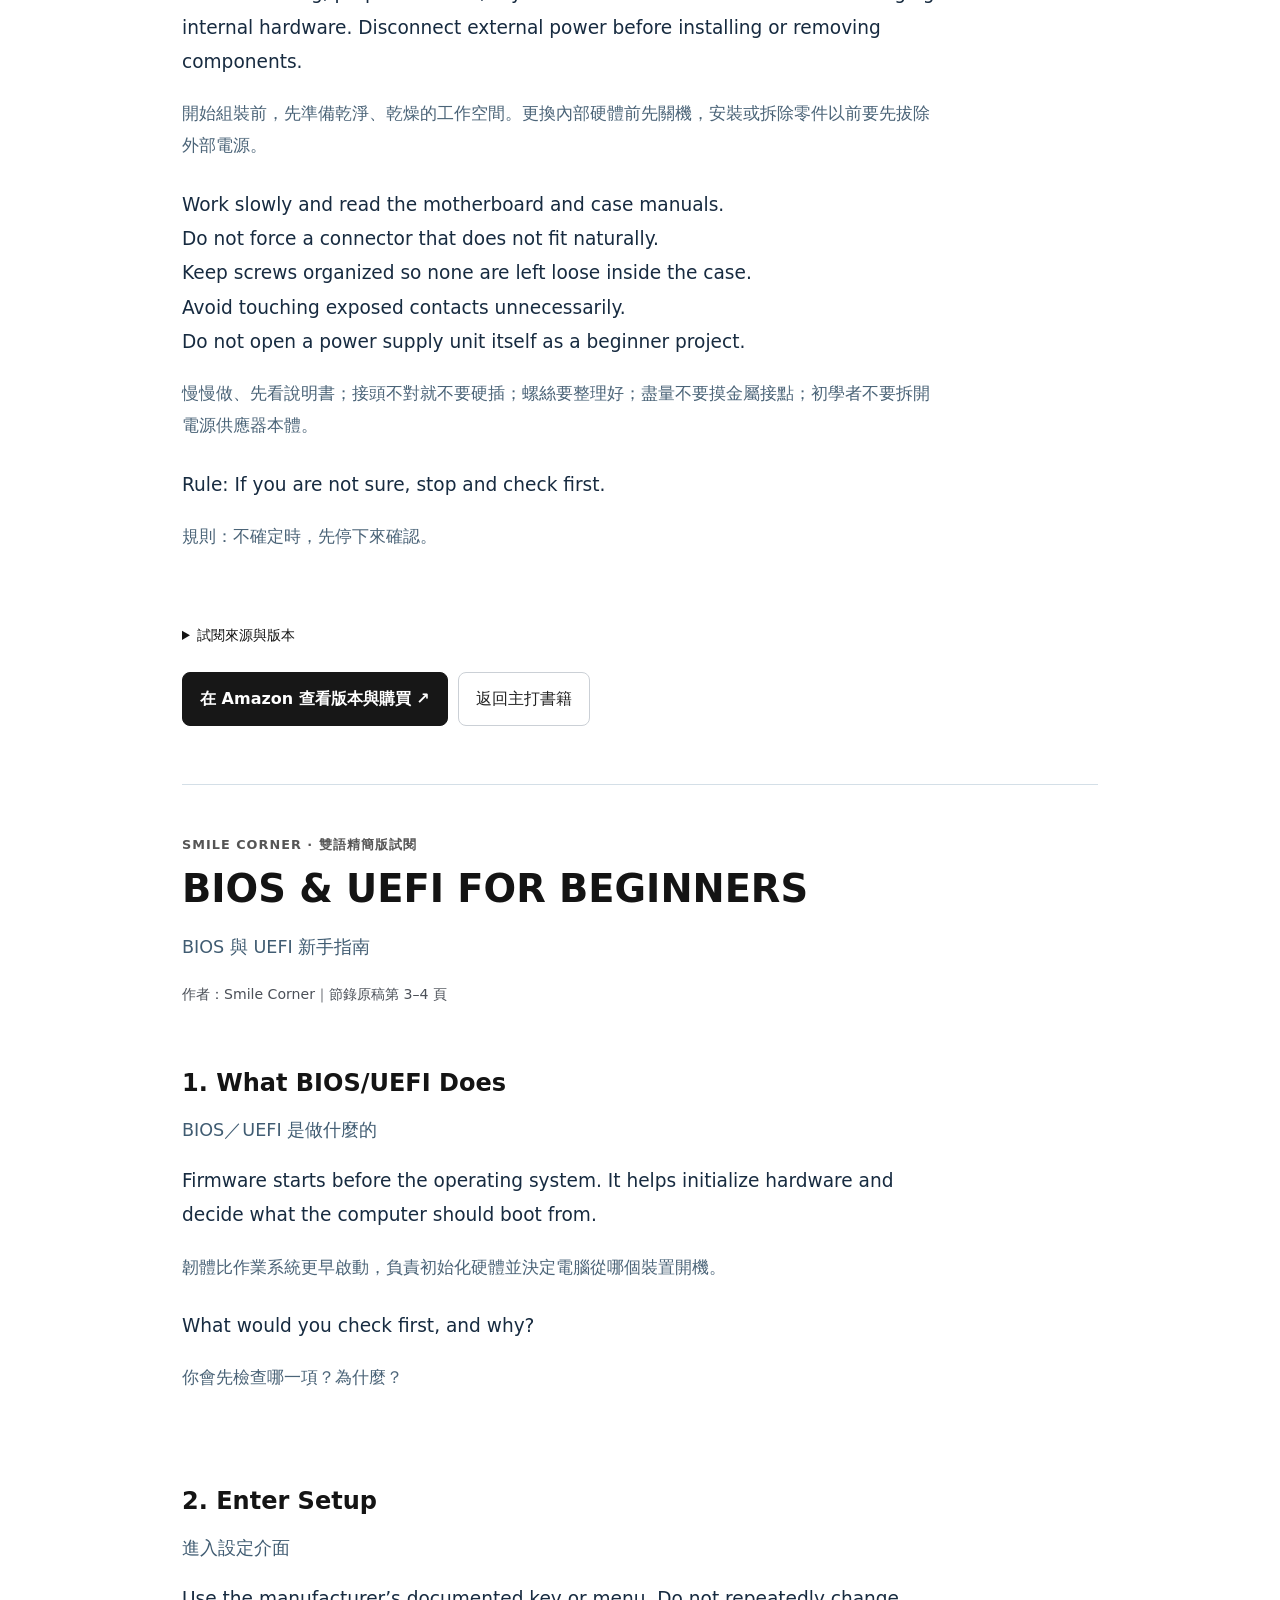
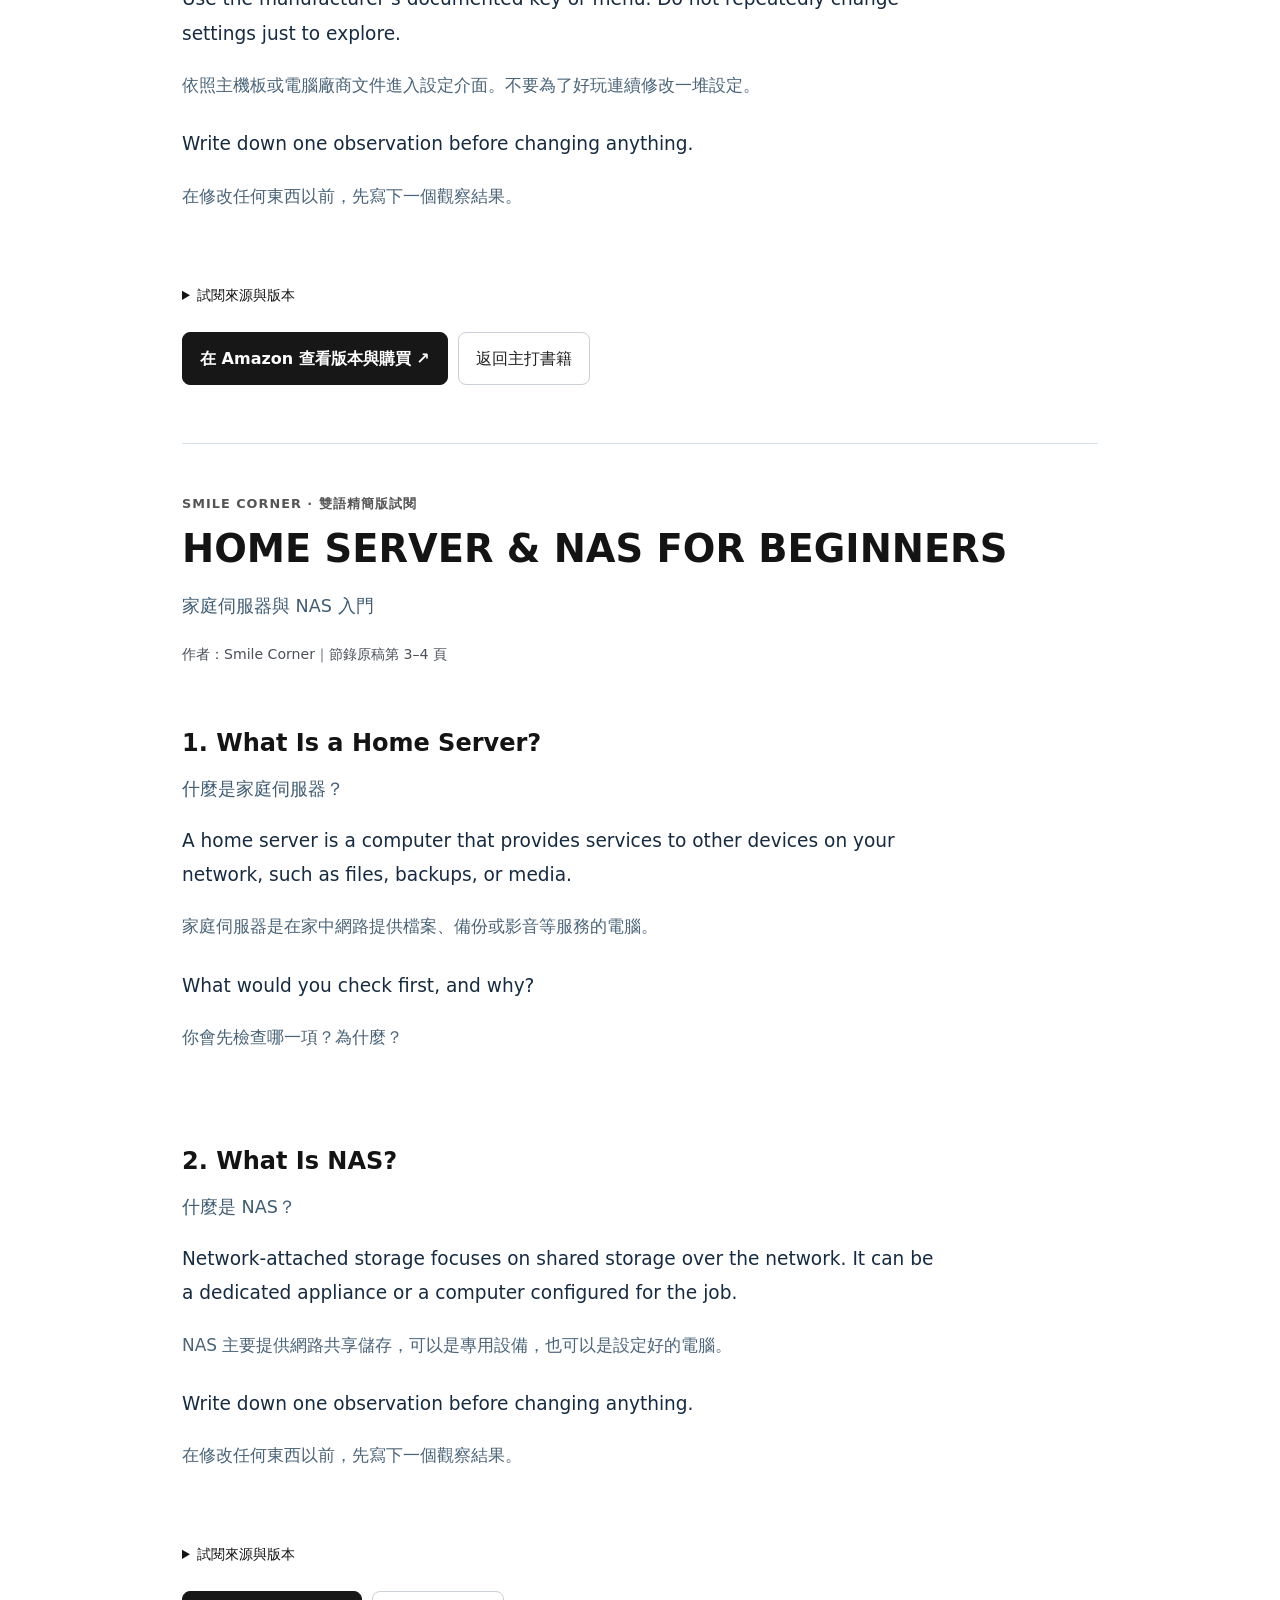
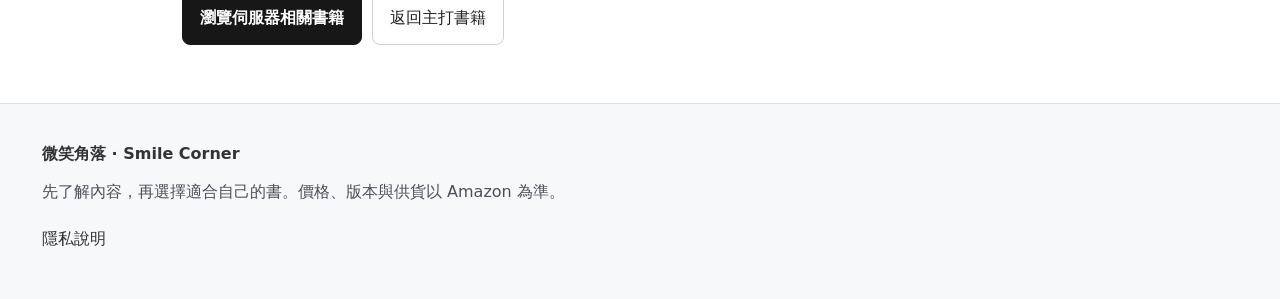
<file: samples.html>
<!doctype html><html lang="zh-Hant"><head><meta charset="utf-8"><meta name="viewport" content="width=device-width,initial-scale=1"><title>免費試閱｜微笑角落</title><meta name="description" content="免費閱讀 Smile Corner 的 PC、BIOS 與家用伺服器雙語書稿節錄，先了解內容再挑選書籍。"><link rel="stylesheet" href="style.css?v=20261103-catalog-ai1"><link rel="stylesheet" href="featured.css?v=20261103-1"></head><body><header><div class="wrap nav"><a class="brand" href="index.html">微笑角落 <span>SMILE CORNER</span></a><nav class="links"><a href="index.html#featured">主打書籍</a><a href="samples-en.html" lang="en">English Samples</a><a href="books.html">完整書庫</a><a href="services.html">合作詢問</a></nav></div></header><main class="wrap sample-reader"><section><div class="kicker">先讀幾頁，再選一本</div><h1>免費試閱</h1><p class="small">海外讀者可使用 <a href="samples-en.html" lang="en">English-only reading samples ↗</a>。</p><p class="lead">不用登入，直接閱讀三本科技入門書的真實書稿節錄。</p><nav class="actions" aria-label="選擇試閱書籍"><a class="btn secondary" href="#first-pc">組裝第一台 PC</a><a class="btn secondary" href="#bios">BIOS／UEFI</a><a class="btn secondary" href="#home-server">Home Server／NAS</a></nav><p class="small">以下為 30 頁雙語精簡版的文字節錄，並非整本書。文字重排以方便手機閱讀；Amazon 上的版本可能不同，購買前請確認商品頁。</p></section><article class="sample-book" id="first-pc" aria-labelledby="title-first-pc"><div class="kicker">SMILE CORNER · 雙語精簡版試閱</div><h2 id="title-first-pc">BUILD YOUR FIRST PC</h2><p class="sample-subtitle">第一次自己組電腦</p><p class="small">作者：Smile Corner｜節錄原稿第 2–3 頁</p><section class="sample-page"><h3 lang="en">From “I Want a Computer” to “I Built It”</h3><p class="sample-subtitle">從「我想要一台電腦」到「這台是我自己組的」</p><p lang="en" class="sample-en">This book follows one simple learning path: first decide what the computer needs to do, then choose compatible parts, assemble them carefully, and finally complete the first successful boot.</p><p class="sample-zh">這本書只走一條清楚的學習路線：先決定電腦要做什麼，再挑選彼此相容的零件，小心完成組裝，最後成功第一次開機。</p><p lang="en" class="sample-en">Know what you need. Choose the right parts. Build safely. Boot successfully.</p><p class="sample-zh">第一冊目標：知道需求、選對零件、安全組裝、成功開機。</p><p lang="en" class="sample-en">You do not need to memorize every specification. The goal is to understand enough to make sensible decisions and know where to check when something does not fit.</p><p class="sample-zh">你不需要背下所有規格。真正的目標，是理解到足以做出合理選擇，也知道零件不相容時該從哪裡檢查。</p></section><section class="sample-page"><h3 lang="en">Safety Comes Before Speed</h3><p class="sample-subtitle">安全永遠比速度重要</p><p lang="en" class="sample-en">Before building, prepare a clean, dry work area. Turn devices off before changing internal hardware. Disconnect external power before installing or removing components.</p><p class="sample-zh">開始組裝前，先準備乾淨、乾燥的工作空間。更換內部硬體前先關機，安裝或拆除零件以前要先拔除外部電源。</p><p lang="en" class="sample-en">Work slowly and read the motherboard and case manuals.
Do not force a connector that does not fit naturally.
Keep screws organized so none are left loose inside the case.
Avoid touching exposed contacts unnecessarily.
Do not open a power supply unit itself as a beginner project.</p><p class="sample-zh">慢慢做、先看說明書；接頭不對就不要硬插；螺絲要整理好；盡量不要摸金屬接點；初學者不要拆開電源供應器本體。</p><p lang="en" class="sample-en">Rule: If you are not sure, stop and check first.</p><p class="sample-zh">規則：不確定時，先停下來確認。</p></section><details class="small"><summary>試閱來源與版本</summary><p>節錄自 Build_Your_First_PC_Bilingual_30_Pages.pdf，原稿共 30 頁。網站僅重排所選段落與標題，不提供完整書稿。</p></details><div class="actions"><a class="btn primary" href="https://www.amazon.com/dp/B0HJTVBDZ1" target="_blank" rel="noopener noreferrer">在 Amazon 查看版本與購買 ↗</a><a class="btn secondary" href="index.html#featured">返回主打書籍</a></div></article><article class="sample-book" id="bios" aria-labelledby="title-bios"><div class="kicker">SMILE CORNER · 雙語精簡版試閱</div><h2 id="title-bios">BIOS &amp; UEFI FOR BEGINNERS</h2><p class="sample-subtitle">BIOS 與 UEFI 新手指南</p><p class="small">作者：Smile Corner｜節錄原稿第 3–4 頁</p><section class="sample-page"><h3 lang="en">1. What BIOS/UEFI Does</h3><p class="sample-subtitle">BIOS／UEFI 是做什麼的</p><p lang="en" class="sample-en">Firmware starts before the operating system. It helps initialize hardware and decide what the computer should boot from.</p><p class="sample-zh">韌體比作業系統更早啟動，負責初始化硬體並決定電腦從哪個裝置開機。</p><p lang="en" class="sample-en">What would you check first, and why?</p><p class="sample-zh">你會先檢查哪一項？為什麼？</p></section><section class="sample-page"><h3 lang="en">2. Enter Setup</h3><p class="sample-subtitle">進入設定介面</p><p lang="en" class="sample-en">Use the manufacturer’s documented key or menu. Do not repeatedly change settings just to explore.</p><p class="sample-zh">依照主機板或電腦廠商文件進入設定介面。不要為了好玩連續修改一堆設定。</p><p lang="en" class="sample-en">Write down one observation before changing anything.</p><p class="sample-zh">在修改任何東西以前，先寫下一個觀察結果。</p></section><details class="small"><summary>試閱來源與版本</summary><p>節錄自 Book_6_BIOS_and_UEFI_FOR_BEGINNERS_30pages_KDP_SAFE_8.5x11(2).pdf，原稿共 30 頁。網站僅重排所選段落與標題，不提供完整書稿。</p></details><div class="actions"><a class="btn primary" href="https://www.amazon.com/dp/B0HK3487PP" target="_blank" rel="noopener noreferrer">在 Amazon 查看版本與購買 ↗</a><a class="btn secondary" href="index.html#featured">返回主打書籍</a></div></article><article class="sample-book" id="home-server" aria-labelledby="title-home-server"><div class="kicker">SMILE CORNER · 雙語精簡版試閱</div><h2 id="title-home-server">HOME SERVER &amp; NAS FOR BEGINNERS</h2><p class="sample-subtitle">家庭伺服器與 NAS 入門</p><p class="small">作者：Smile Corner｜節錄原稿第 3–4 頁</p><section class="sample-page"><h3 lang="en">1. What Is a Home Server?</h3><p class="sample-subtitle">什麼是家庭伺服器？</p><p lang="en" class="sample-en">A home server is a computer that provides services to other devices on your network, such as files, backups, or media.</p><p class="sample-zh">家庭伺服器是在家中網路提供檔案、備份或影音等服務的電腦。</p><p lang="en" class="sample-en">What would you check first, and why?</p><p class="sample-zh">你會先檢查哪一項？為什麼？</p></section><section class="sample-page"><h3 lang="en">2. What Is NAS?</h3><p class="sample-subtitle">什麼是 NAS？</p><p lang="en" class="sample-en">Network-attached storage focuses on shared storage over the network. It can be a dedicated appliance or a computer configured for the job.</p><p class="sample-zh">NAS 主要提供網路共享儲存，可以是專用設備，也可以是設定好的電腦。</p><p lang="en" class="sample-en">Write down one observation before changing anything.</p><p class="sample-zh">在修改任何東西以前，先寫下一個觀察結果。</p></section><details class="small"><summary>試閱來源與版本</summary><p>節錄自 Book_10_HOME_SERVER_and_NAS_FOR_BEGINNERS_30pages_KDP_SAFE_8.5x11(1).pdf，原稿共 30 頁。網站僅重排所選段落與標題，不提供完整書稿。</p></details><div class="actions"><a class="btn primary" href="books.html#server">瀏覽伺服器相關書籍</a><a class="btn secondary" href="index.html#featured">返回主打書籍</a></div></article></main><footer><div class="wrap"><strong>微笑角落 · Smile Corner</strong><p>先了解內容，再選擇適合自己的書。價格、版本與供貨以 Amazon 為準。</p><a href="privacy.html">隱私說明</a></div></footer></body></html>
</file>
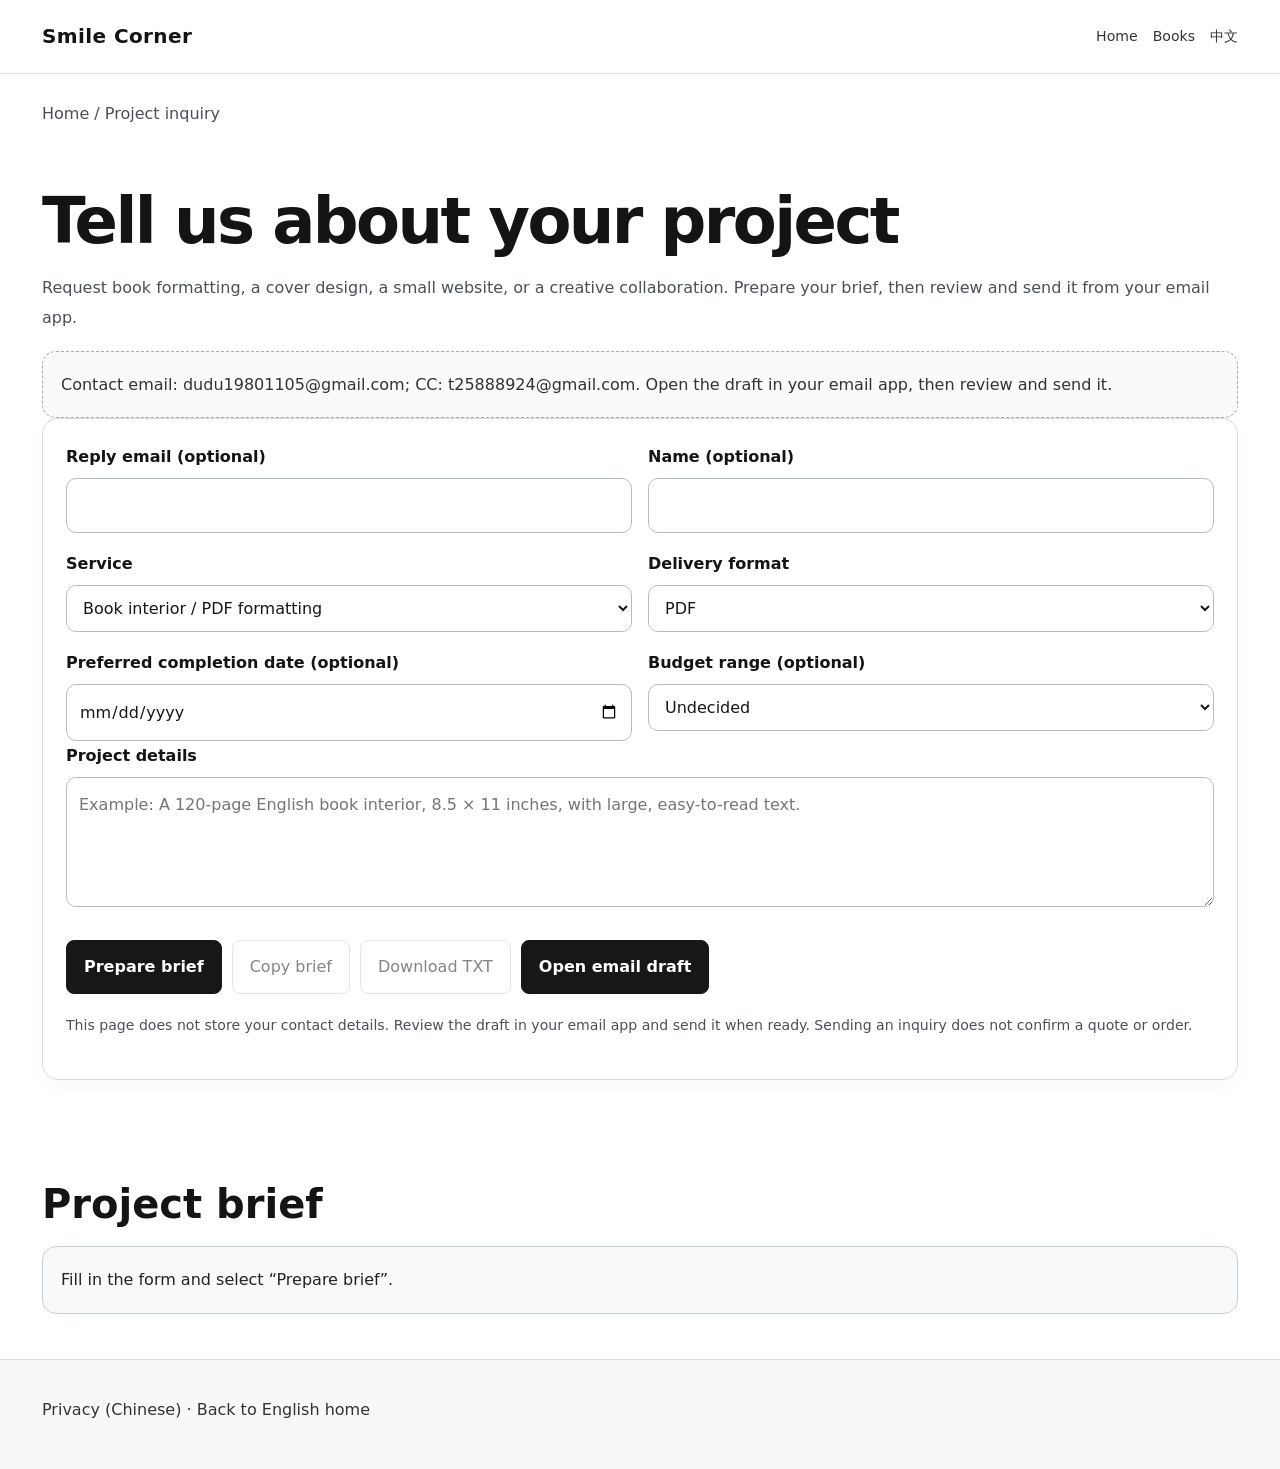
<file: services-en.html>
<!DOCTYPE html>
<html lang="en"><head><meta charset="utf-8"/><meta content="width=device-width,initial-scale=1" name="viewport"/><title>Project Inquiries | Smile Corner</title><meta content="Prepare a project brief for book formatting, cover design, or a small website." name="description"/><link href="style.css?v=20261103-catalog-ai1" rel="stylesheet"/><style>.form-grid{display:grid;grid-template-columns:1fr 1fr;gap:16px}.field label{display:block;font-weight:700;margin:0 0 6px}.field input,.field select,.field textarea{width:100%;border:1px solid #668198;background:#10243a;color:#fff;padding:12px;border-radius:10px;font:inherit}.field textarea{min-height:130px}.brief{white-space:pre-wrap;overflow-wrap:anywhere;border:1px solid var(--line);background:#0b1d2d;padding:18px;border-radius:14px}@media(max-width:640px){.form-grid{grid-template-columns:1fr}}</style></head><body><header><div class="wrap nav"><a class="brand" href="en.html">Smile Corner</a><nav class="links"><a href="en.html">Home</a><a href="en.html#books">Books</a><a href="services.html" lang="zh-Hant">中文</a></nav></div></header><main class="wrap"><div class="crumb"><a href="en.html">Home</a> / Project inquiry</div><section><h1 style="font-size:clamp(2.3rem,5vw,4rem)">Tell us about your project</h1><p>Request book formatting, a cover design, a small website, or a creative collaboration. Prepare your brief, then review and send it from your email app.</p><div class="notice" id="contactState" role="status">Loading contact settings…</div><form class="panel" id="briefForm"><div class="form-grid"><div class="field"><label for="clientEmail">Reply email (optional)</label><input autocomplete="email" id="clientEmail" maxlength="150" type="email"/></div><div class="field"><label for="clientName">Name (optional)</label><input autocomplete="name" id="clientName" maxlength="150" type="text"/></div><div class="field"><label for="service">Service</label><select id="service"><option>Book interior / PDF formatting</option><option>Cover and promotional design</option><option>Small website / book catalog</option><option>Other creative services</option></select></div><div class="field"><label for="format">Delivery format</label><select id="format"><option>PDF</option><option>PNG / JPG</option><option>HTML / website</option><option>To be discussed</option></select></div><div class="field"><label for="deadline">Preferred completion date (optional)</label><input id="deadline" type="date"/></div><div class="field"><label for="budget">Budget range (optional)</label><select id="budget"><option value="">Undecided</option><option>USD 50–150</option><option>USD 150–500</option><option>USD 500+</option></select></div></div><div class="field"><label for="details">Project details</label><textarea id="details" maxlength="1800" placeholder="Example: A 120-page English book interior, 8.5 × 11 inches, with large, easy-to-read text." required=""></textarea></div><div class="actions"><button class="btn primary" type="submit">Prepare brief</button><button class="btn secondary" disabled="" id="copy" type="button">Copy brief</button><button class="btn secondary" disabled="" id="download" type="button">Download TXT</button><button class="btn primary" disabled="" id="mail" type="button">Open email draft</button></div><p aria-live="polite" id="message" role="status"></p><p class="small">This page does not store your contact details. Review the draft in your email app and send it when ready. Sending an inquiry does not confirm a quote or order.</p></form></section><section><h2>Project brief</h2><div class="brief" id="result">Fill in the form and select “Prepare brief”.</div></section></main><footer><div class="wrap"><a href="privacy.html">Privacy (Chinese)</a> · <a href="en.html">Back to English home</a></div></footer><script defer="" src="contact.js?v=20261113-1"></script></body></html>
</file>
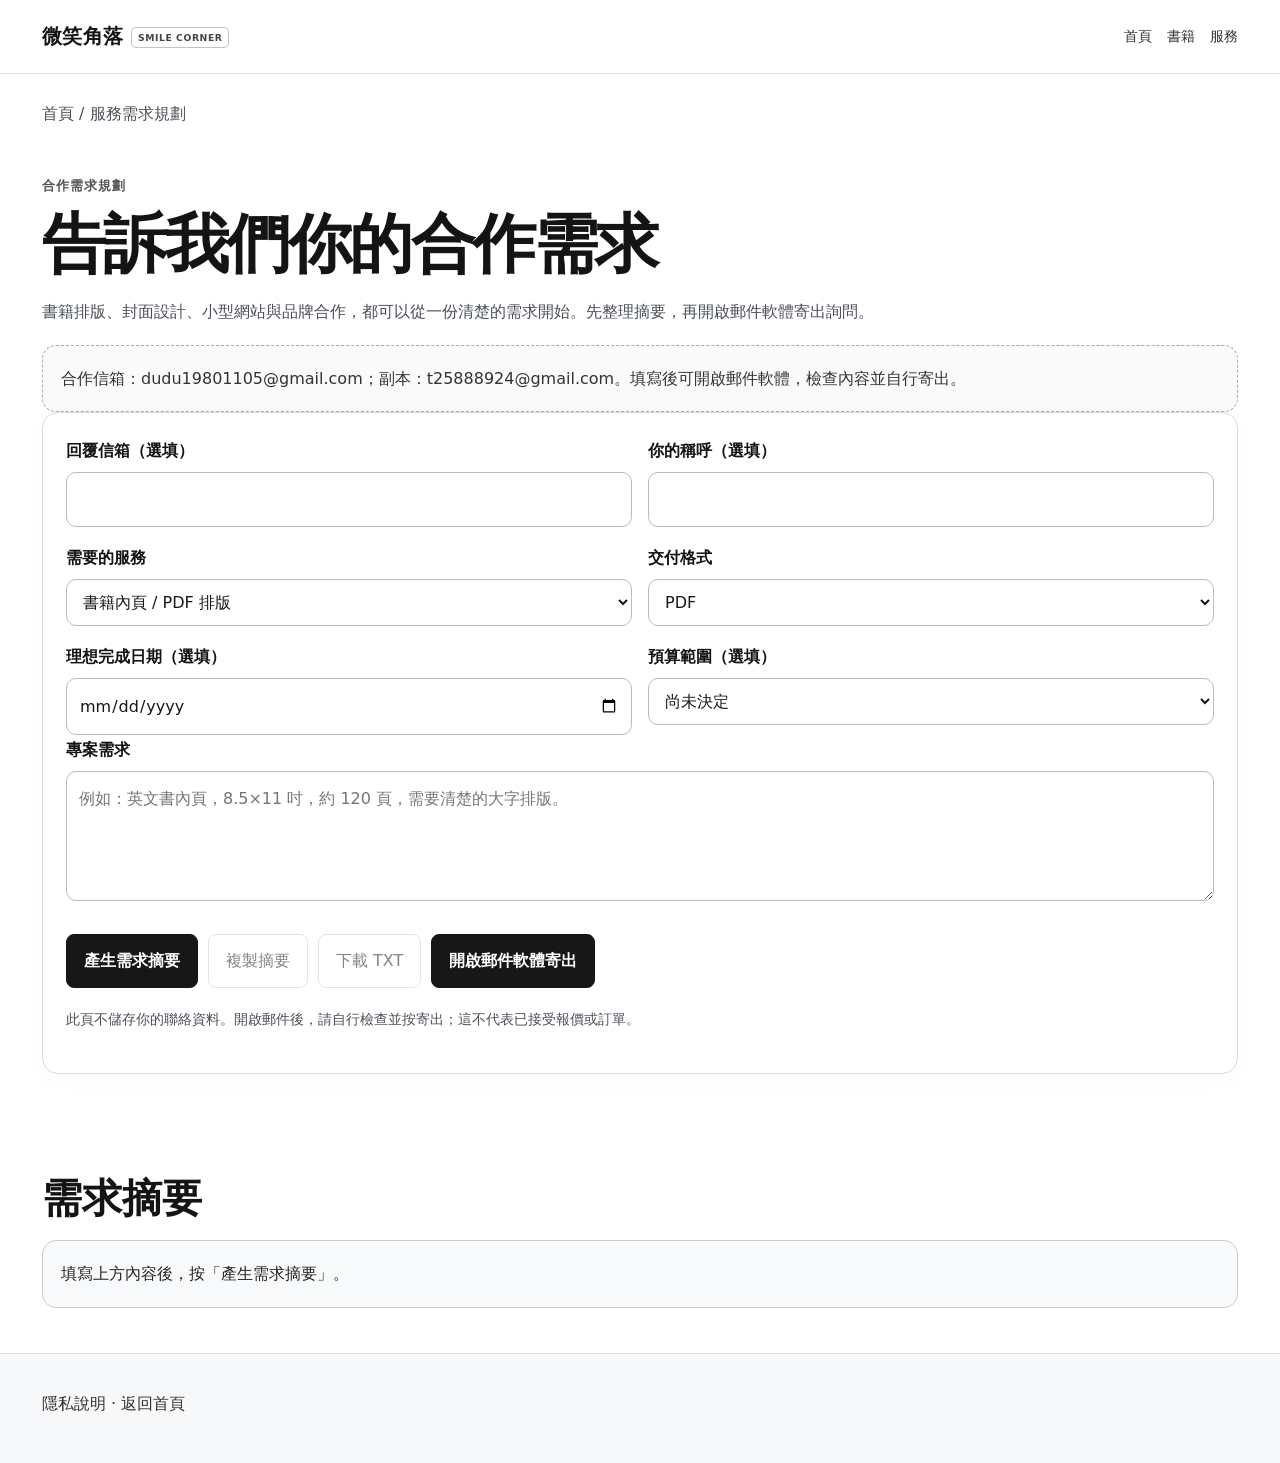
<file: services.html>
<!DOCTYPE html>
<html lang="zh-Hant"><head><meta charset="utf-8"/><meta content="width=device-width,initial-scale=1" name="viewport"/><title>合作詢問｜微笑角落</title><meta content="準備設計、書籍排版與網站製作的專案需求摘要。" name="description"/><link href="style.css?v=20261103-catalog-ai1" rel="stylesheet"/><style>.form-grid{display:grid;grid-template-columns:1fr 1fr;gap:16px}.field label{display:block;font-weight:700;margin:0 0 6px}.field input,.field select,.field textarea{width:100%;border:1px solid #668198;background:#10243a;color:#fff;padding:12px;border-radius:10px;font:inherit}.field textarea{min-height:130px}.brief{white-space:pre-wrap;overflow-wrap:anywhere;border:1px solid var(--line);background:#0b1d2d;padding:18px;border-radius:14px}@media(max-width:640px){.form-grid{grid-template-columns:1fr}}</style></head><body><header><div class="wrap nav"><a class="brand" href="index.html">微笑角落 <span>SMILE CORNER</span></a><nav class="links"><a href="index.html">首頁</a><a href="books.html">書籍</a><a href="index.html#services">服務</a></nav></div></header><main class="wrap"><div class="crumb"><a href="index.html">首頁</a> / 服務需求規劃</div><section><div class="kicker">合作需求規劃</div><h1 style="font-size:clamp(2.3rem,5vw,4rem)">告訴我們你的合作需求</h1><p>書籍排版、封面設計、小型網站與品牌合作，都可以從一份清楚的需求開始。先整理摘要，再開啟郵件軟體寄出詢問。</p><div class="notice" id="contactState" role="status">正在讀取合作收件設定…</div><form class="panel" id="briefForm"><div class="form-grid"><div class="field"><label for="clientEmail">回覆信箱（選填）</label><input autocomplete="email" id="clientEmail" maxlength="150" type="email"/></div><div class="field"><label for="clientName">你的稱呼（選填）</label><input autocomplete="name" id="clientName" maxlength="150" type="text"/></div><div class="field"><label for="service">需要的服務</label><select id="service"><option>書籍內頁 / PDF 排版</option><option>封面與宣傳視覺</option><option>簡易網站 / 書籍目錄</option><option>其他創意服務</option></select></div><div class="field"><label for="format">交付格式</label><select id="format"><option>PDF</option><option>PNG / JPG</option><option>HTML / 網站</option><option>需要討論</option></select></div><div class="field"><label for="deadline">理想完成日期（選填）</label><input id="deadline" type="date"/></div><div class="field"><label for="budget">預算範圍（選填）</label><select id="budget"><option value="">尚未決定</option><option>USD 50–150</option><option>USD 150–500</option><option>USD 500+</option></select></div></div><div class="field"><label for="details">專案需求</label><textarea id="details" maxlength="1800" placeholder="例如：英文書內頁，8.5×11 吋，約 120 頁，需要清楚的大字排版。" required=""></textarea></div><div class="actions"><button class="btn primary" type="submit">產生需求摘要</button><button class="btn secondary" disabled="" id="copy" type="button">複製摘要</button><button class="btn secondary" disabled="" id="download" type="button">下載 TXT</button><button class="btn primary" disabled="" id="mail" type="button">開啟郵件軟體寄出</button></div><p aria-live="polite" id="message" role="status"></p><p class="small">此頁不儲存你的聯絡資料。開啟郵件後，請自行檢查並按寄出；這不代表已接受報價或訂單。</p></form></section><section><h2>需求摘要</h2><div class="brief" id="result">填寫上方內容後，按「產生需求摘要」。</div></section></main><footer><div class="wrap"><a href="privacy.html">隱私說明</a> · <a href="index.html">返回首頁</a></div></footer><script defer="" src="contact.js?v=20261103-1"></script></body></html>
</file>
<file: style.css>
:root{--bg:#081422;--panel:#10243a;--panel2:#16304a;--line:#36516b;--text:#f6f8fb;--muted:#b9c9d7;--blue:#8fd3ff;--mint:#95ebc6;--gold:#ffdd9a;--max:1160px;--shadow:0 18px 44px #0003}*{box-sizing:border-box}html{scroll-behavior:smooth}body{margin:0;background:radial-gradient(ellipse at top left,#193f58 0,transparent 45%),linear-gradient(#081422,#0b1d2d);font:16px/1.65 system-ui,-apple-system,"Segoe UI",sans-serif;color:var(--text)}a{color:inherit;text-decoration:none}a:hover{text-decoration:underline}.wrap{max-width:var(--max);margin:auto;padding:0 22px}header{position:sticky;top:0;z-index:20;background:#081422ed;border-bottom:1px solid var(--line);backdrop-filter:blur(12px)}.nav{display:flex;min-height:72px;align-items:center;justify-content:space-between;gap:16px;flex-wrap:wrap;padding-top:10px;padding-bottom:10px}.brand{font-weight:900;letter-spacing:.06em;white-space:nowrap}.brand span{color:var(--mint)}.links{display:flex;gap:15px;flex-wrap:wrap;font-size:.94rem;color:var(--muted)}.links a:hover{color:white}.hero{padding:80px 0 35px;display:grid;grid-template-columns:1.35fr .8fr;gap:24px;align-items:center}.kicker{font-size:.76rem;color:var(--mint);letter-spacing:.13em;text-transform:uppercase;font-weight:850}h1{font-size:clamp(2.8rem,6.8vw,5.6rem);line-height:1.06;letter-spacing:-.04em;margin:14px 0 18px}h2{font-size:clamp(1.65rem,3.4vw,2.5rem);line-height:1.2;margin:10px 0 18px}h3{font-size:1.15rem;margin:12px 0 8px}p{color:var(--muted);margin:8px 0 18px}.lead{font-size:1.12rem;max-width:700px}.actions{display:flex;gap:10px;flex-wrap:wrap;margin:24px 0 10px}.btn{display:inline-flex;align-items:center;justify-content:center;padding:11px 17px;font-weight:760;border-radius:12px;border:1px solid var(--line);color:var(--text);font:inherit;cursor:pointer}.btn.primary{background:var(--mint);border-color:transparent;color:#082334;font-weight:850}.btn.secondary{background:var(--panel2)}.btn.ghost{background:transparent}.btn.disabled{opacity:.65;cursor:default}.card,.panel,.product,.stat{border-radius:20px;border:1px solid var(--line);background:linear-gradient(135deg,#163149,#102238);box-shadow:var(--shadow)}.card,.panel{padding:23px}.hero-card{padding:30px}.hero-card .mini{display:grid;grid-template-columns:1fr 1fr;gap:10px;margin-top:18px}.stat{padding:15px}.stat strong{display:block;font-size:1.5rem}section{padding:45px 0}.section-head{display:flex;gap:15px;align-items:end;justify-content:space-between;margin-bottom:20px}.grid4{display:grid;grid-template-columns:repeat(4,1fr);gap:16px}.grid3{display:grid;grid-template-columns:repeat(3,1fr);gap:16px}.grid2{display:grid;grid-template-columns:repeat(2,1fr);gap:16px}.category{min-height:165px}.category b{display:block;font-size:1.15rem}.category small{display:block;color:var(--muted);margin-top:9px}.product{padding:17px;display:flex;flex-direction:column;min-height:380px}.cover{min-height:210px;border:1px solid #57718c;border-radius:14px;background:linear-gradient(145deg,#28557c,#152c45);padding:22px;display:flex;align-items:center;justify-content:center;text-align:center;font-size:1.2rem;font-weight:800;flex-direction:column;line-height:1.35}.cover small{display:block;color:#c9e0f1;margin-top:15px;font-size:.76rem;font-weight:600}.cover.cute{background:linear-gradient(140deg,#4a637f,#77648b 55%,#314f69)}.cover.romance{background:linear-gradient(150deg,#61475f,#2d354b 70%,#1b3044)}.cover.nature{background:linear-gradient(145deg,#234a44,#132d32)}.tags{display:flex;gap:7px;flex-wrap:wrap;margin:10px 0}.tag{border:1px solid #50718a;border-radius:99px;color:var(--mint);padding:4px 9px;font-size:.78rem}.product-foot{margin-top:auto;display:flex;gap:8px;justify-content:space-between;align-items:center;flex-wrap:wrap}.price{color:var(--gold);font-weight:800}.searchbar{display:flex;margin:18px 0}.searchbar input{flex:1;padding:14px 16px;border:1px solid var(--line);border-radius:12px;background:#12263b;color:white;font:inherit}.filters{display:flex;flex-wrap:wrap;gap:8px}.filter{border:1px solid var(--line);border-radius:99px;background:#12263b;color:var(--text);padding:9px 13px;cursor:pointer}.filter.active{background:var(--mint);color:#082334;font-weight:800}.notice{padding:18px;border-radius:14px;border:1px dashed #7592aa;color:#c0d0e0}.crumb{padding-top:25px;color:var(--muted)}.split{display:grid;grid-template-columns:1fr 1.15fr;gap:30px;align-items:start}.mini{display:grid;grid-template-columns:1fr 1fr;gap:12px}.hidden{display:none!important}footer{border-top:1px solid var(--line);padding:35px 0 45px;color:var(--muted)}.footer-grid{display:grid;grid-template-columns:2fr 1fr 1fr;gap:22px}.badge-line{color:var(--gold);font-weight:750;font-size:.85rem}.highlight{background:linear-gradient(135deg,#1b4455,#12293f);border:1px solid var(--line);border-radius:24px;padding:30px}.small{font-size:.88rem}.section-copy{max-width:730px}@media(max-width:920px){.hero,.split{grid-template-columns:1fr}.grid4{grid-template-columns:repeat(2,1fr)}.grid3{grid-template-columns:repeat(2,1fr)}}@media(max-width:620px){.nav{justify-content:center}.links{justify-content:center;gap:12px}.grid4,.grid3,.grid2,.footer-grid{grid-template-columns:1fr}.hero{padding-top:45px}.section-head{align-items:start;flex-direction:column}.hero-card .mini{grid-template-columns:1fr 1fr}}
/* Catalog discovery improvements */
.catalog-tools{display:flex;align-items:center;gap:12px;flex-wrap:wrap;margin:18px 0}.catalog-tools .searchbar{margin:0;flex:1 1 280px}.sort-label{display:flex;align-items:center;gap:8px;color:var(--muted);font-weight:700}.sort-label select{background:#12263b;color:var(--text);border:1px solid var(--line);border-radius:12px;padding:12px;font:inherit;max-width:100%}.filter:focus-visible,.btn:focus-visible,.searchbar input:focus-visible,.sort-label select:focus-visible{outline:3px solid var(--mint);outline-offset:3px}@media(max-width:620px){.catalog-tools{align-items:stretch}.catalog-tools .searchbar{flex-basis:100%}.sort-label{flex:1}.sort-label select{flex:1;min-width:0}.catalog-tools>.btn{flex:1}}

/* Smile Corner technology visual refresh */
:root{--bg:#060c16;--panel:#0c1828;--panel2:#12253a;--line:#294258;--blue:#77daff;--mint:#81f5dc;--muted:#b9cbdc;--max:1240px;--shadow:0 18px 50px #0004}
body{background:radial-gradient(ellipse at 85% 8%,#0b42513b,transparent 38%),radial-gradient(ellipse at 5% 35%,#19376930,transparent 45%),#060c16}body:before{content:"";position:fixed;inset:0;pointer-events:none;z-index:-1;background-image:linear-gradient(#7edcff07 1px,transparent 1px),linear-gradient(90deg,#7edcff07 1px,transparent 1px);background-size:64px 64px}
header{background:#060c16ef;border-bottom-color:#77daff24}.nav{gap:18px;padding-top:18px;padding-bottom:18px}.brand{font-size:1.12rem;letter-spacing:.09em}.brand span{font-size:.68rem;border:1px solid #81f5dc55;border-radius:5px;padding:4px 6px;vertical-align:middle}.links{gap:8px 15px;font-size:.83rem}.links a{padding:4px 0}.links a:hover{color:var(--mint);text-decoration:none}
.hero{padding:66px 0 54px;gap:42px;grid-template-columns:1.2fr 1fr}.hero h1{font-size:clamp(2.7rem,5.4vw,4.65rem);line-height:1.1;letter-spacing:-.055em}.hero-accent{color:var(--mint);background:linear-gradient(100deg,#81f5dc,#77bcff);background-clip:text;-webkit-background-clip:text;-webkit-text-fill-color:transparent}.hero .lead{max-width:570px;font-size:1.08rem}.kicker{letter-spacing:.14em;font-size:.7rem}.hero>.hero-card{position:relative;padding:24px;overflow:hidden;border-color:#77daff4d;background:linear-gradient(145deg,#102b3bba,#0a1325ed);box-shadow:0 0 70px #23bfc40b,0 24px 60px #0005}.hero-card h2{font-size:1.45rem;margin-top:12px}.hero-card p{font-size:.93rem}.console-top{display:flex;justify-content:space-between;gap:10px;align-items:center;border-bottom:1px solid var(--line);padding-bottom:14px}.console-label{font:10px ui-monospace,monospace;letter-spacing:.12em;color:var(--blue)}.tech-orbit{height:235px;position:relative;display:grid;place-items:center}.orbit-ring{position:absolute;width:215px;height:215px;border:1px solid #77daff44;border-radius:50%;box-shadow:0 0 40px #77daff0b;transform:rotate(-24deg) scaleY(.65)}.orbit-ring.inner{width:175px;height:175px;transform:rotate(45deg) scaleY(.7);border-style:dashed;border-color:#81f5dc66}.orbit-core{width:115px;height:115px;display:flex;align-items:center;justify-content:center;flex-direction:column;border:1px solid #81f5dc88;border-radius:26px;background:linear-gradient(145deg,#173d4c,#0b2034);box-shadow:0 0 45px #81f5dc19,inset 0 0 25px #81f5dc0c;font-size:2.5rem;font-weight:800;letter-spacing:-.06em;color:#b4ffe9}.orbit-core span{font:8px ui-monospace,monospace;letter-spacing:.13em;color:var(--blue);margin-top:5px}.orbit-node{position:absolute;padding:6px 10px;background:#0b1c2b;border:1px solid #77daff66;border-radius:6px;color:#bceaff;font:10px ui-monospace,monospace;letter-spacing:.1em}.node-a{top:42px;left:18%}.node-b{right:8%;top:100px}.node-c{left:12%;bottom:27px}.hero-card .mini{gap:9px}.hero-card .stat{padding:12px;border-radius:10px;box-shadow:none}.hero-card .stat strong{font:700 .78rem ui-monospace,monospace;color:var(--blue)}.hero-card .stat span{font-size:.74rem;color:var(--muted)}
.card,.panel,.product,.stat{border-radius:16px;background:linear-gradient(135deg,#102033dc,#0b1625);border-color:var(--line)}.category{position:relative;overflow:hidden;transition:transform .2s,border-color .2s,box-shadow .2s}.category:before{content:"";display:block;width:30px;height:3px;background:var(--mint);margin-bottom:20px;box-shadow:0 0 14px #81f5dc44}.category:hover{transform:translateY(-4px);border-color:#77daff99;box-shadow:0 12px 35px #0005;text-decoration:none}.btn{border-radius:8px;transition:background .2s,box-shadow .2s}.btn.primary{background:linear-gradient(110deg,#81f5dc,#8edfff);box-shadow:0 0 22px #81f5dc13}.btn.primary:hover{box-shadow:0 0 25px #81f5dc35;text-decoration:none}.btn.secondary:hover,.btn.ghost:hover{background:#19374b;text-decoration:none}.highlight{background:radial-gradient(ellipse at top right,#12606a55,transparent 65%),#0d2030;border-color:#77daff55;border-radius:16px}section[id]{scroll-margin-top:140px}.section-head h2{letter-spacing:-.035em}footer{background:#050a12;border-top-color:#77daff26}a:focus-visible,button:focus-visible,input:focus-visible,textarea:focus-visible,select:focus-visible{outline:3px solid var(--mint);outline-offset:4px}.searchbar input{min-width:0}.console-top .kicker{font-size:.6rem}
@media(max-width:1050px){.hero{grid-template-columns:1fr 1fr;gap:24px}.nav{justify-content:center}.links{justify-content:center}.hero h1{font-size:clamp(2.5rem,5vw,4rem)}}@media(max-width:780px){.hero{grid-template-columns:1fr;padding-top:42px}.hero>.hero-card{max-width:560px;width:100%;margin:auto}.hero h1{font-size:clamp(2.55rem,8vw,4rem)}.hero .lead{max-width:100%}.links{font-size:.78rem;gap:5px 13px}.tech-orbit{height:215px}.orbit-ring{width:200px;height:200px}.hero-card .mini{grid-template-columns:1fr 1fr}.wrap{padding-left:20px;padding-right:20px}}
@media(prefers-reduced-motion:reduce){html{scroll-behavior:auto}*,*:before,*:after{transition:none!important;animation:none!important}}

/* Accessible white theme / Traditional Chinese */
:root{--bg:#fff;--panel:#fff;--panel2:#f4f5f7;--line:#d8dce2;--text:#141414;--muted:#4b5058;--blue:#242424;--mint:#151515;--gold:#303030;--shadow:0 6px 24px #00000006}
body{background:#fff;color:#141414;font-family:system-ui,-apple-system,"Segoe UI","Microsoft JhengHei","PingFang TC",sans-serif;line-height:1.85}body:before{display:none}header{background:#fffffffa;border-bottom:1px solid #e2e4e8}a:hover{color:#000}.brand{letter-spacing:.02em;font-size:1.25rem}.brand span{font-size:.58rem;border-color:#bfc4ca;color:#444;letter-spacing:.06em}.links{color:#333;font-size:.88rem}.links a:hover{color:#000;text-decoration:underline}.hero{padding-top:58px}.hero h1{font-size:clamp(2.5rem,4.8vw,4rem);line-height:1.35;letter-spacing:-.025em}.hero-accent{background:none;-webkit-text-fill-color:currentColor;color:#111}.kicker{color:#555;letter-spacing:.08em;font-size:.8rem}.lead,p{color:var(--muted)}.hero>.hero-card,.card,.panel,.product,.stat{background:#fff;border:1px solid var(--line);box-shadow:var(--shadow)}.hero>.hero-card{background:#fafafa;border-color:#ddd;box-shadow:none}.hero-card h2{color:#111}.console-label{color:#555}.orbit-ring{border-color:#c5c9ce;box-shadow:none}.orbit-ring.inner{border-color:#aeb4bc}.orbit-core{background:#fff;color:#111;border-color:#b9bfc6;box-shadow:0 8px 28px #00000008}.orbit-core span{color:#555}.orbit-node{color:#333;background:#fff;border-color:#c9cdd3}.hero-card .stat strong{color:#111;font-family:inherit}.hero-card .stat span{color:#555}.console-top{border-color:#ddd}.category:before{background:#333;box-shadow:none}.category:hover{border-color:#888;box-shadow:0 8px 24px #00000008}.btn,.filter{color:#222;border-color:#cbd0d6}.btn.primary{background:#171717;color:#fff;border-color:#171717;box-shadow:none}.btn.primary:hover{background:#333;color:#fff;box-shadow:none}.btn.secondary,.btn.ghost{background:#fff;color:#222}.btn.secondary:hover,.btn.ghost:hover{background:#f0f1f3;color:#111}.highlight{background:#f7f8fa;border-color:#ddd}.notice{color:#333;background:#fafafa;border-color:#aaa}.cover,.cover.cute,.cover.romance,.cover.nature{background:#f3f4f6;color:#151515;border-color:#d3d6dc}.cover small{color:#555}.tag{color:#333;border-color:#c3c8cf}.price,.badge-line{color:#333}.filter{background:#fff}.filter.active{background:#181818;color:white}.searchbar input,.sort-label select{background:#fff;color:#111;border-color:#bbc1c8}.highlight p,footer p{color:#4b5058}footer{background:#f7f8fa;color:#333;border-color:#ddd}.studio input,.studio textarea,.studio select,.workspace input,.workspace textarea,.workspace select,.field input,.field select,.field textarea{background:#fff!important;color:#171717!important;border-color:#b6bcc5!important}.studio .output,.brief{background:#f8f9fa!important;color:#222!important;border-color:#c8cdd4!important}a:focus-visible,button:focus-visible,input:focus-visible,textarea:focus-visible,select:focus-visible{outline:3px solid #555;outline-offset:4px}
#sc-assist-toggle{background:#171717!important;color:#fff!important;box-shadow:0 4px 18px #0002!important}#sc-assist{background:#fff!important;color:#111!important;border-color:#bfc4ca!important;box-shadow:0 10px 40px #0002!important}#sc-assist header{background:#f4f5f7!important}#sc-assist header strong,#sc-assist header button{color:#111!important}.sc-msg.bot{background:#f0f2f4!important;color:#222!important}.sc-msg.user{background:#e4e7eb!important;color:#111!important}#sc-assist-actions button,#sc-lang,#sc-assist-input{background:#fff!important;color:#111!important;border-color:#bbc1c8!important}#sc-assist-send{background:#222!important;color:#fff!important}#sc-assist-voice{color:#444!important}#sc-assist a{color:#222!important}
@media(max-width:780px){.hero h1{font-size:clamp(2.25rem,7.5vw,3.6rem)}.links{font-size:.85rem}.hero .lead{font-size:1rem}.hero-card .mini{grid-template-columns:1fr 1fr}}

main strong[style*="color:#fff"]{color:#171717!important}


/* Catalog covers and local AI, 2026-11-03 */
.catalog-cover{height:320px;background:#f3f5f7;border-radius:14px;display:grid;place-items:center;padding:14px;overflow:hidden}
.catalog-cover img{width:100%;height:100%;object-fit:contain;max-height:292px}
.cover-fallback{padding:24px;font-size:1.35rem;font-weight:700;text-align:center}
[hidden]{display:none!important}
.ai-conversation{display:grid;gap:14px;margin-top:20px;max-height:620px;overflow:auto}
.ai-message{padding:18px;border:1px solid var(--line);border-radius:12px;background:#f7f9fc;color:#172b40}
.ai-message p{white-space:pre-wrap;overflow-wrap:anywhere;color:inherit}
#aiProgress{width:100%;margin-top:16px}button:disabled{opacity:.55;cursor:not-allowed}
.studio input,.studio textarea,.studio select,.studio .output,.field input,.field select,.field textarea,.brief{background:#fff;color:#172b40}
.studio .output,.brief{border-color:#bcc9d5}
.catalog-cover + h3{margin-top:16px}
@media(max-width:640px){.catalog-cover{height:290px}.catalog-cover img{max-height:262px}.ai-message{padding:14px}}
</file>
<file: featured.css>
#featured,.sample-book{scroll-margin-top:110px}.featured-cover{height:320px;background:#f1f5f8;border-radius:14px;display:flex;align-items:center;justify-content:center;padding:18px;margin-bottom:18px;overflow:hidden}.featured-cover img{width:100%;height:100%;object-fit:contain}.type-cover{flex-direction:column;gap:18px;text-align:center;color:#143551;border:1px solid #d0dce5;background:linear-gradient(145deg,#eff6fc,#e2edf4)}.type-cover strong{font-size:2.1rem;line-height:1.2}.type-cover small{font-size:.9rem}.featured-books .product{display:flex;flex-direction:column}.featured-books .actions{margin-top:auto;padding-top:16px}.featured-books h3{margin-top:16px}.sample-reader{max-width:960px}.sample-reader h1{font-size:clamp(2.6rem,6vw,4.2rem)}.sample-book{border-top:1px solid #d4dfe7;padding:48px 0}.sample-book h2{font-size:clamp(1.6rem,4vw,2.4rem);overflow-wrap:anywhere}.sample-subtitle{font-size:1.1rem;color:#405c72}.sample-page{padding:24px 0;margin:0;max-width:760px}.sample-page h3{font-size:1.5rem}.sample-en{font-size:1.16rem;line-height:1.85;white-space:pre-line;color:#172b40}.sample-zh{font-size:1.06rem;line-height:1.9;color:#4b6478;margin-bottom:26px}.sample-book details{margin:20px 0;overflow-wrap:anywhere}.sample-book summary{cursor:pointer}@media(max-width:640px){.featured-cover{height:290px}.sample-book{padding:32px 0}.sample-reader .actions a{max-width:100%}}@media print{header,footer,.sample-reader>section,.sample-book .actions,details{display:none}.sample-book{break-before:page}.sample-en,.sample-zh{color:#000}}
</file>
